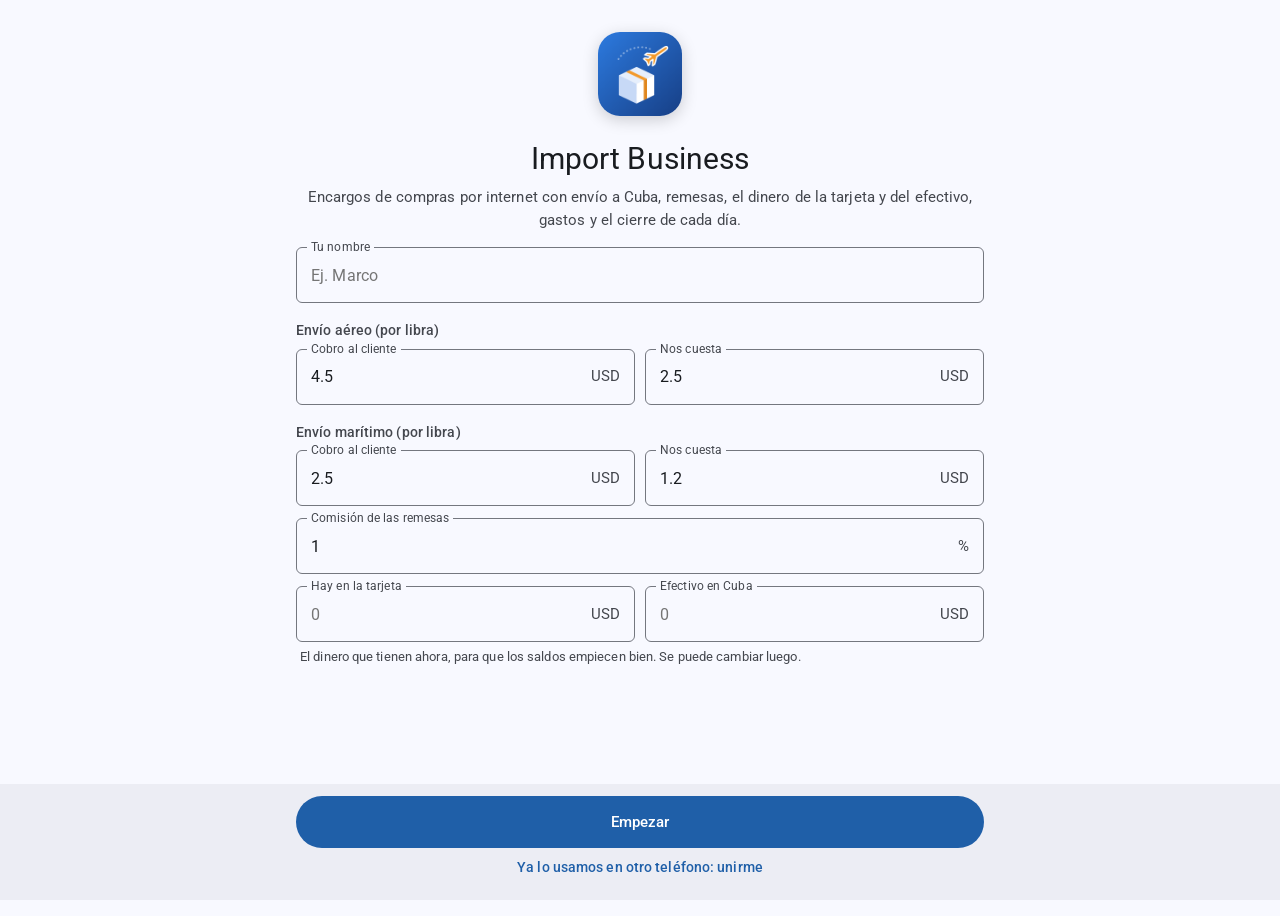
<file: index.html>
<!doctype html>
<html lang="es">
<head>
  <meta charset="utf-8">
  <meta name="viewport" content="width=device-width, initial-scale=1, viewport-fit=cover, interactive-widget=resizes-content">
  <title>Import Business</title>
  <meta name="description" content="Encargos de compras por internet con envío a Cuba, remesas, dinero en tarjeta y efectivo, gastos y cierre del día.">
  <meta name="theme-color" content="#f8f9ff" media="(prefers-color-scheme: light)">
  <meta name="theme-color" content="#111318" media="(prefers-color-scheme: dark)">
  <meta name="mobile-web-app-capable" content="yes">
  <meta name="apple-mobile-web-app-capable" content="yes">
  <meta name="apple-mobile-web-app-status-bar-style" content="default">
  <meta name="apple-mobile-web-app-title" content="Import">
  <meta name="format-detection" content="telephone=no">
  <link rel="icon" type="image/png" sizes="192x192" href="icons/icon-192.png">
  <link rel="apple-touch-icon" href="icons/apple-touch-icon.png">
  <link rel="manifest" href="manifest.webmanifest">
  <script>
    // Diseño según el teléfono: estilo iOS en iPhone/iPad y Material en Android (se puede cambiar en Ajustes o con ?ui=ios|android).
    (function () {
      var h = document.documentElement, o = 'auto', t = 'auto';
      try { o = localStorage.getItem('ib-ui') || 'auto'; t = localStorage.getItem('ib-theme') || 'auto'; } catch (e) {}
      var q = new URLSearchParams(location.search).get('ui');
      if (q === 'ios' || q === 'android') o = q;
      var ios = /iPad|iPhone|iPod/.test(navigator.userAgent) || (navigator.platform === 'MacIntel' && navigator.maxTouchPoints > 1);
      h.classList.add(o === 'ios' || o === 'android' ? o : ios ? 'ios' : 'android');
      if (t === 'light' || t === 'dark') h.dataset.theme = t;
    })();
  </script>
  <link rel="preload" href="fonts/roboto-latin-400-normal.woff2" as="font" type="font/woff2" crossorigin>
  <link rel="stylesheet" href="css/app.css">
  <script type="module" src="js/app.js"></script>
</head>
<body>
  <div id="app"></div>
  <noscript>Esta aplicación necesita JavaScript.</noscript>
</body>
</html>
</file>
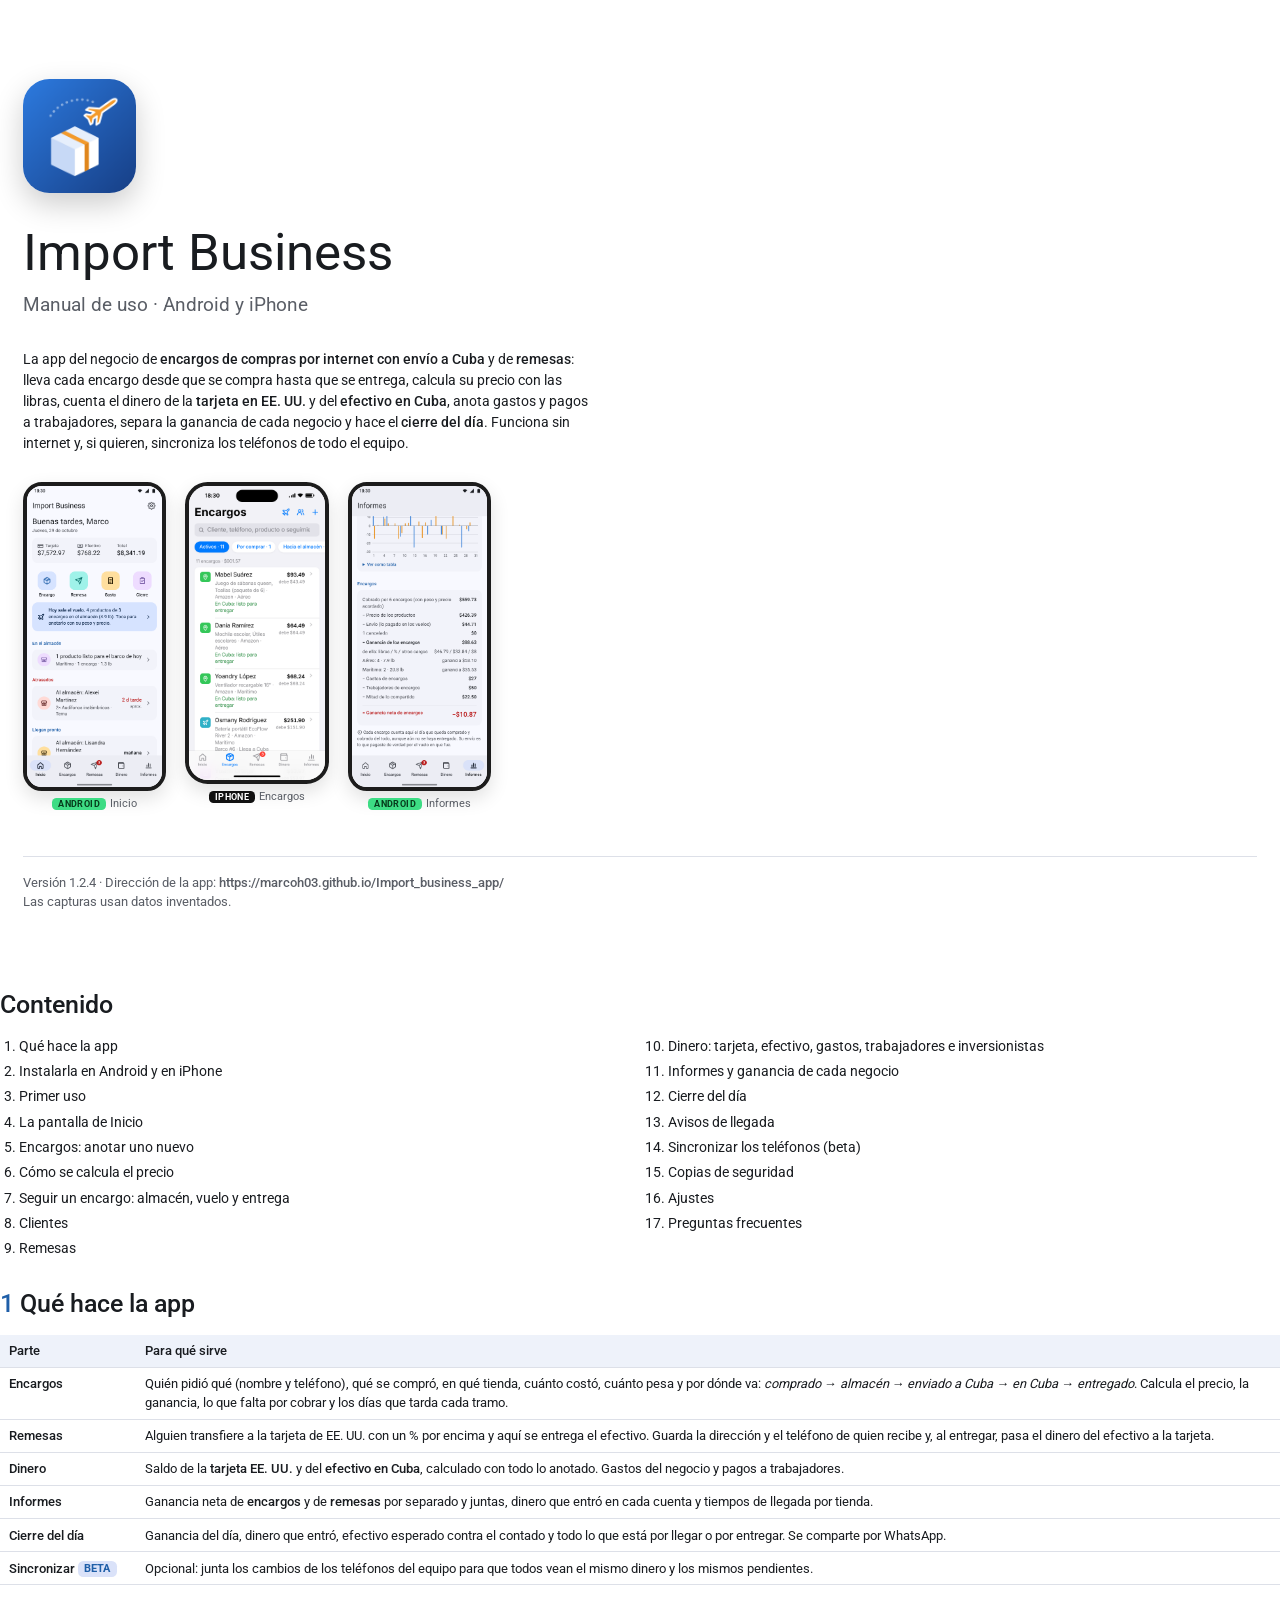
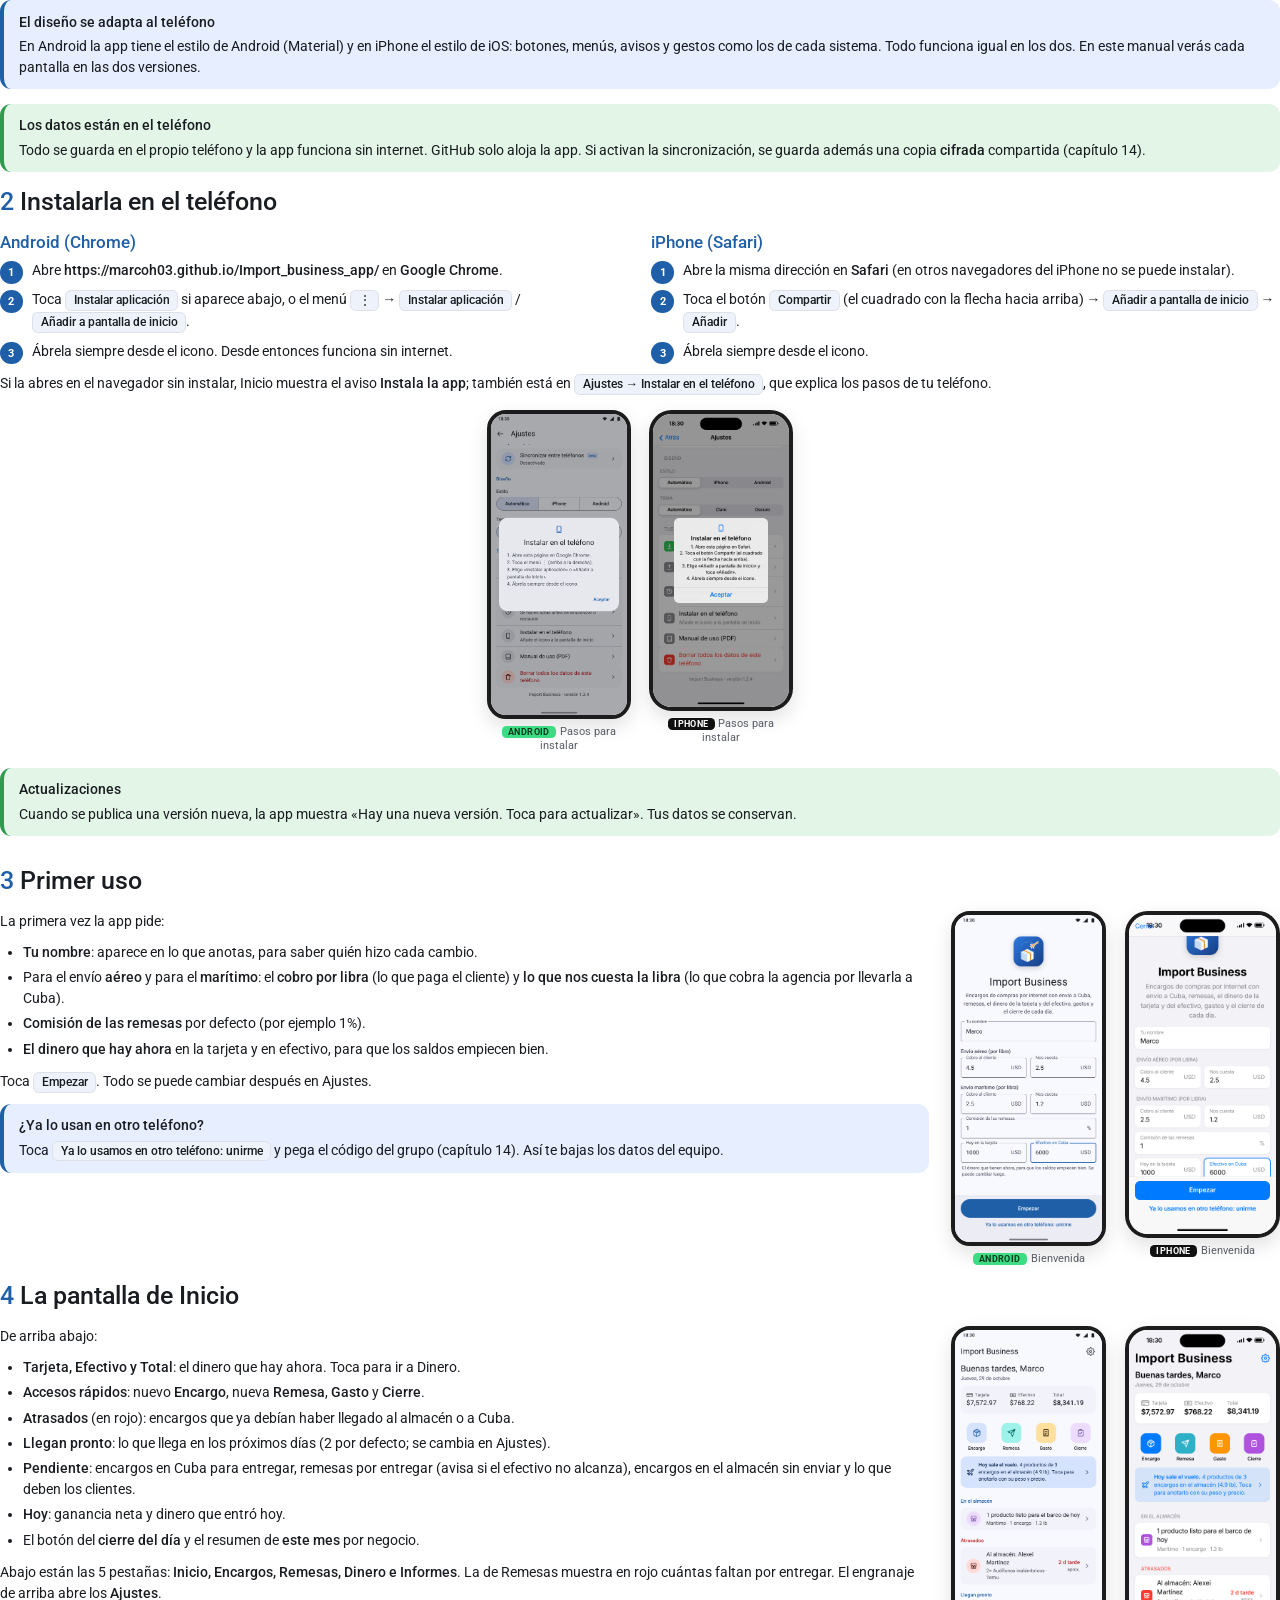
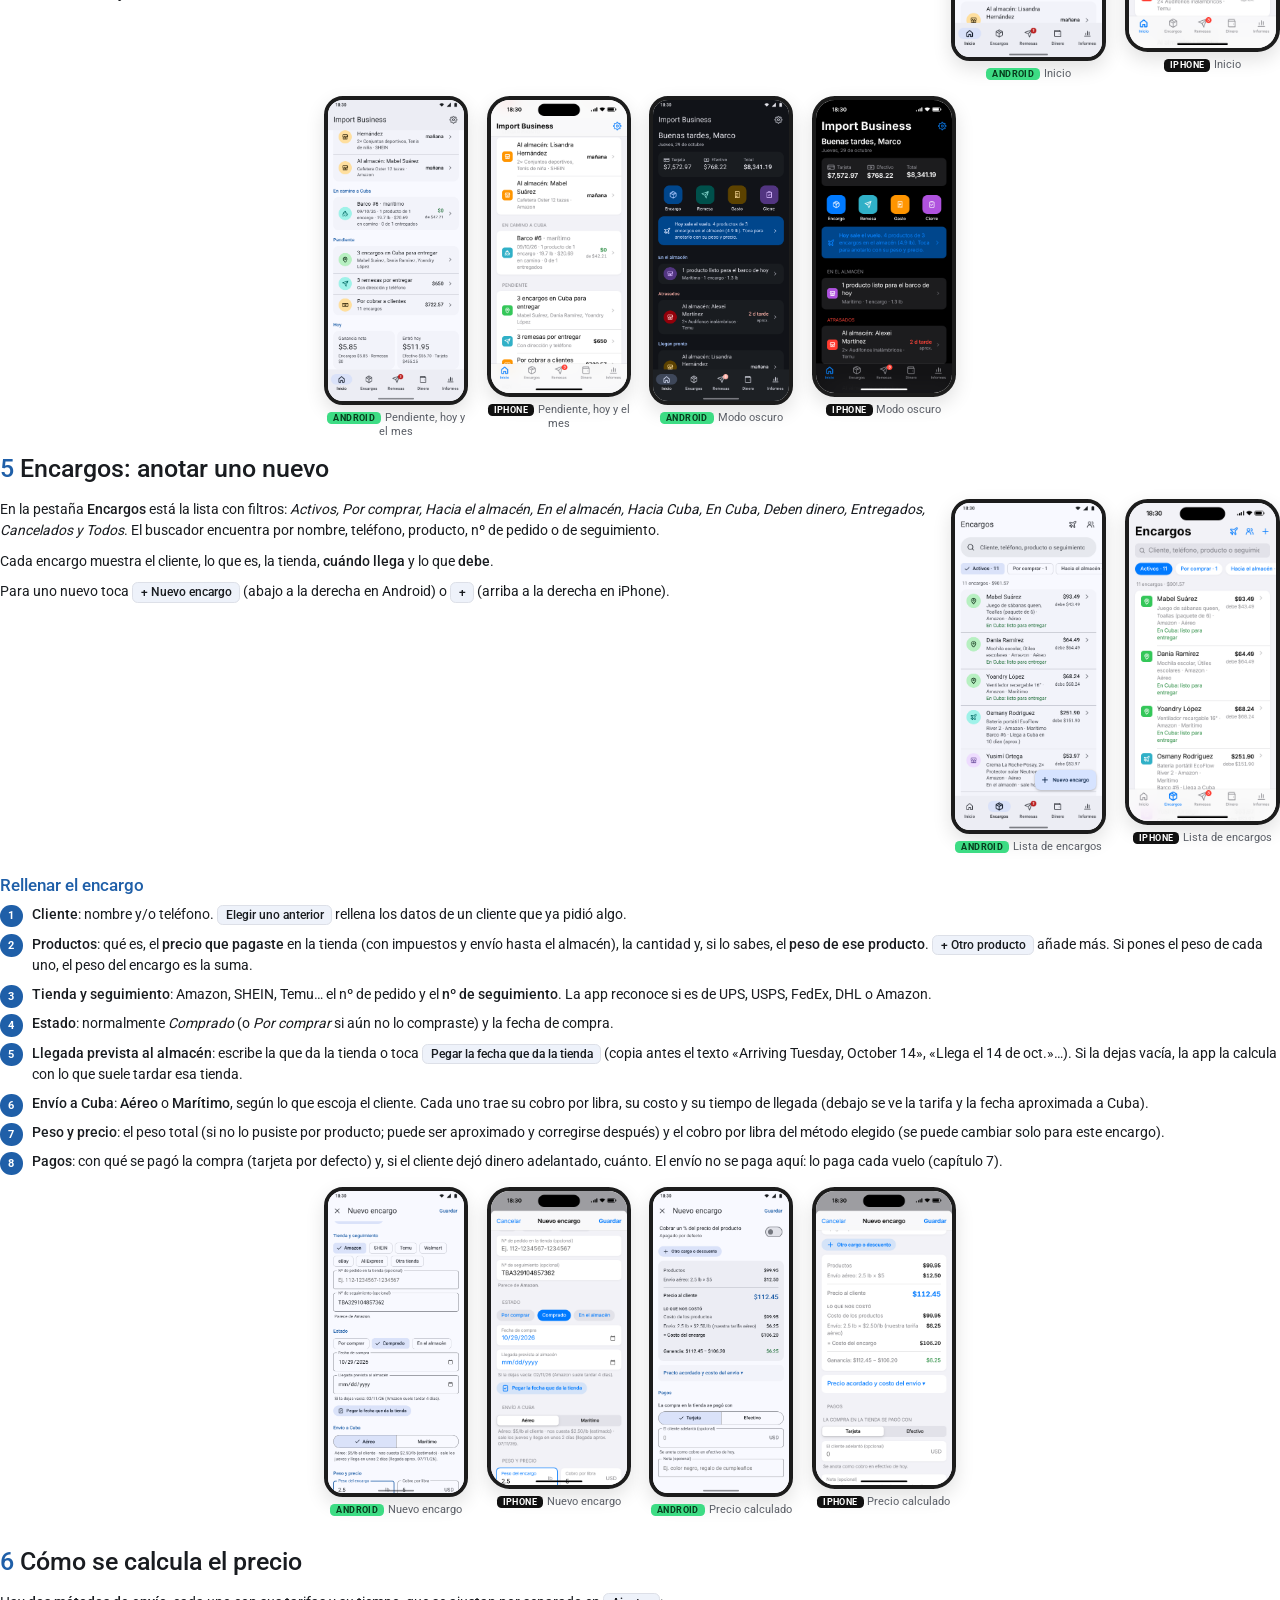
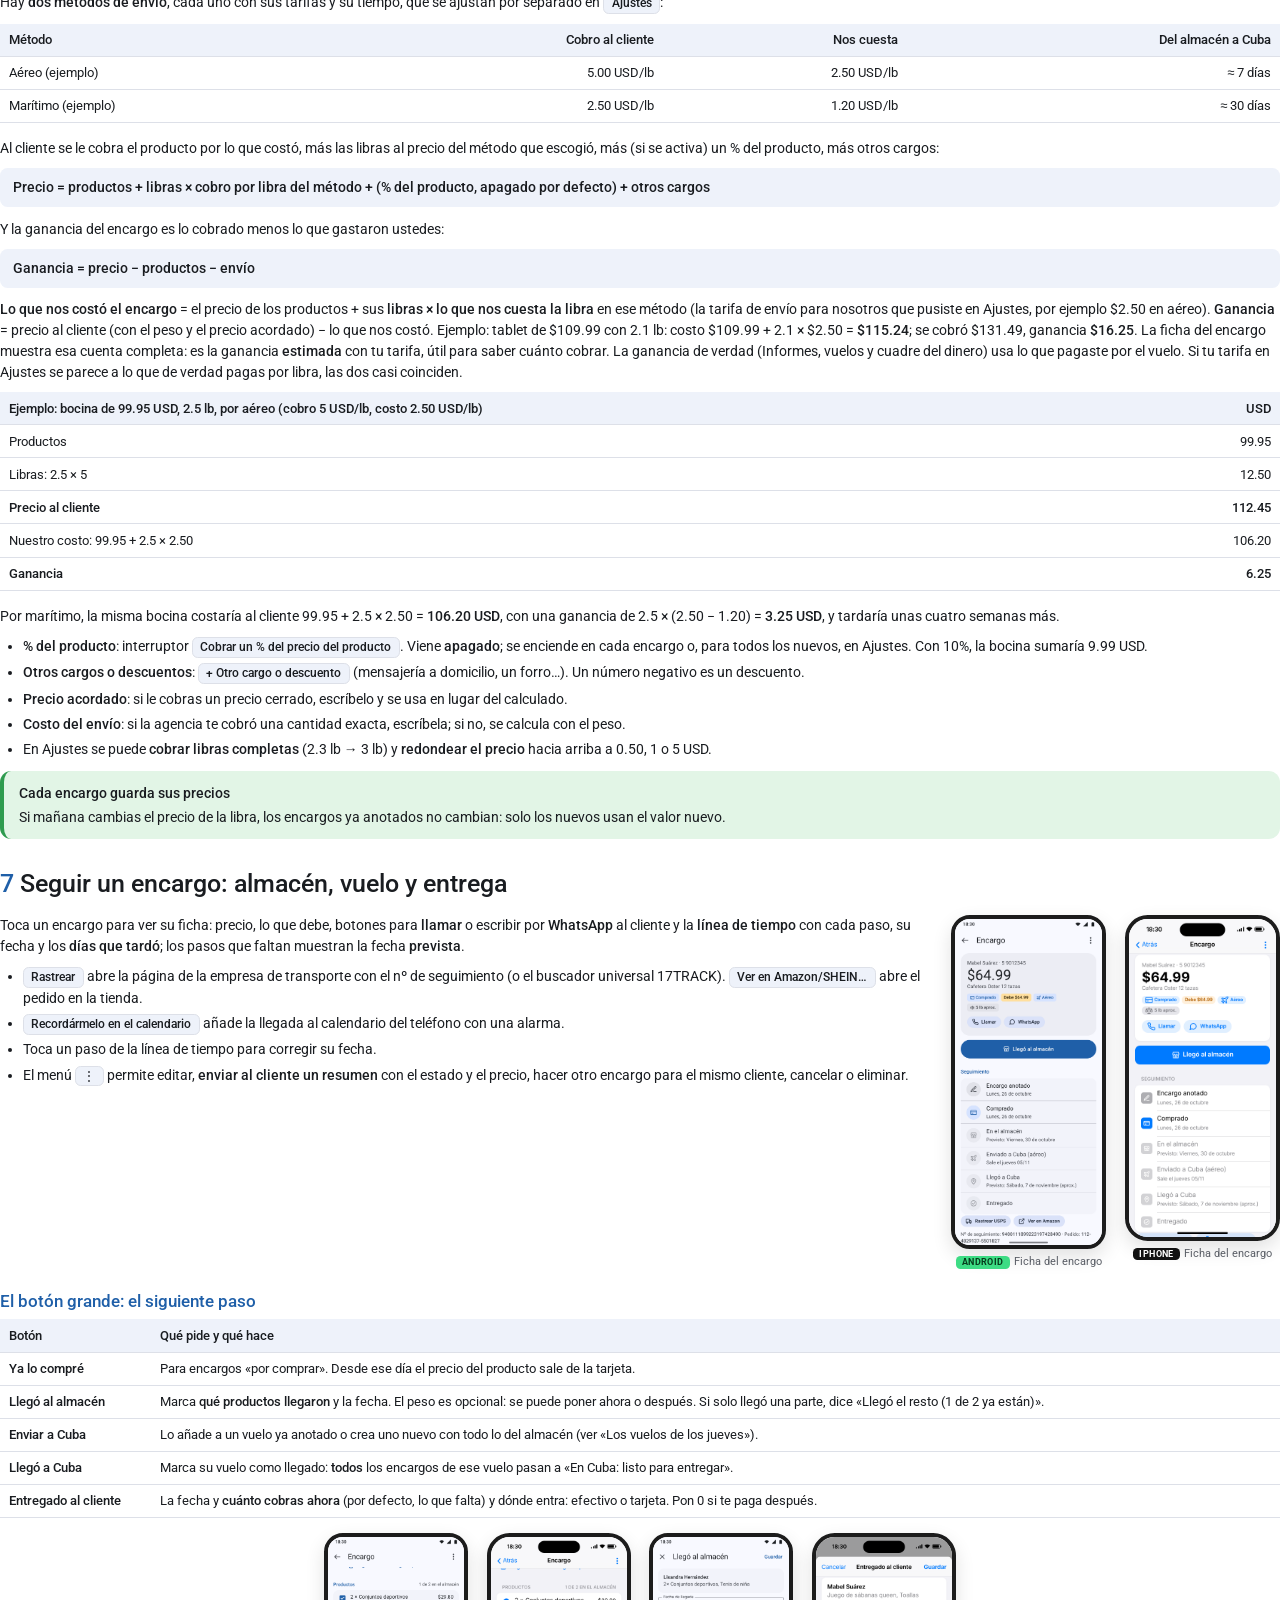
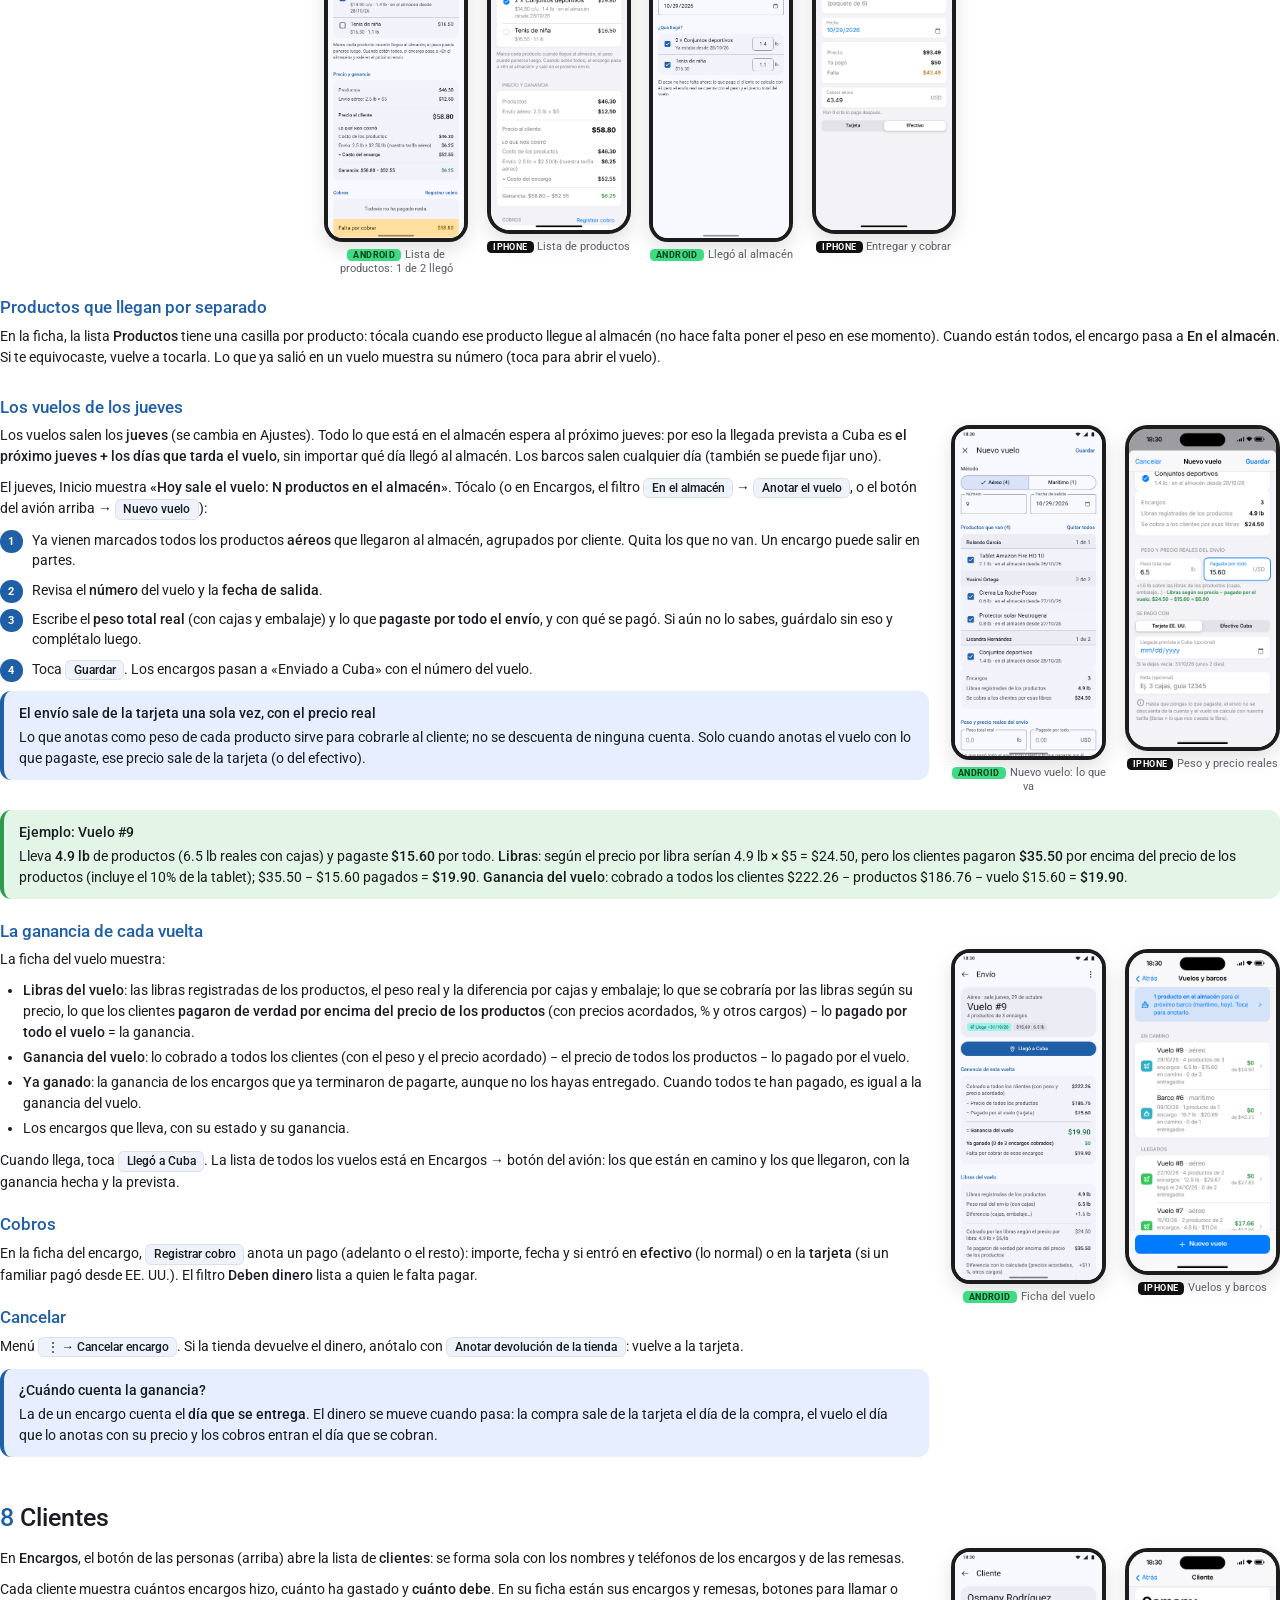
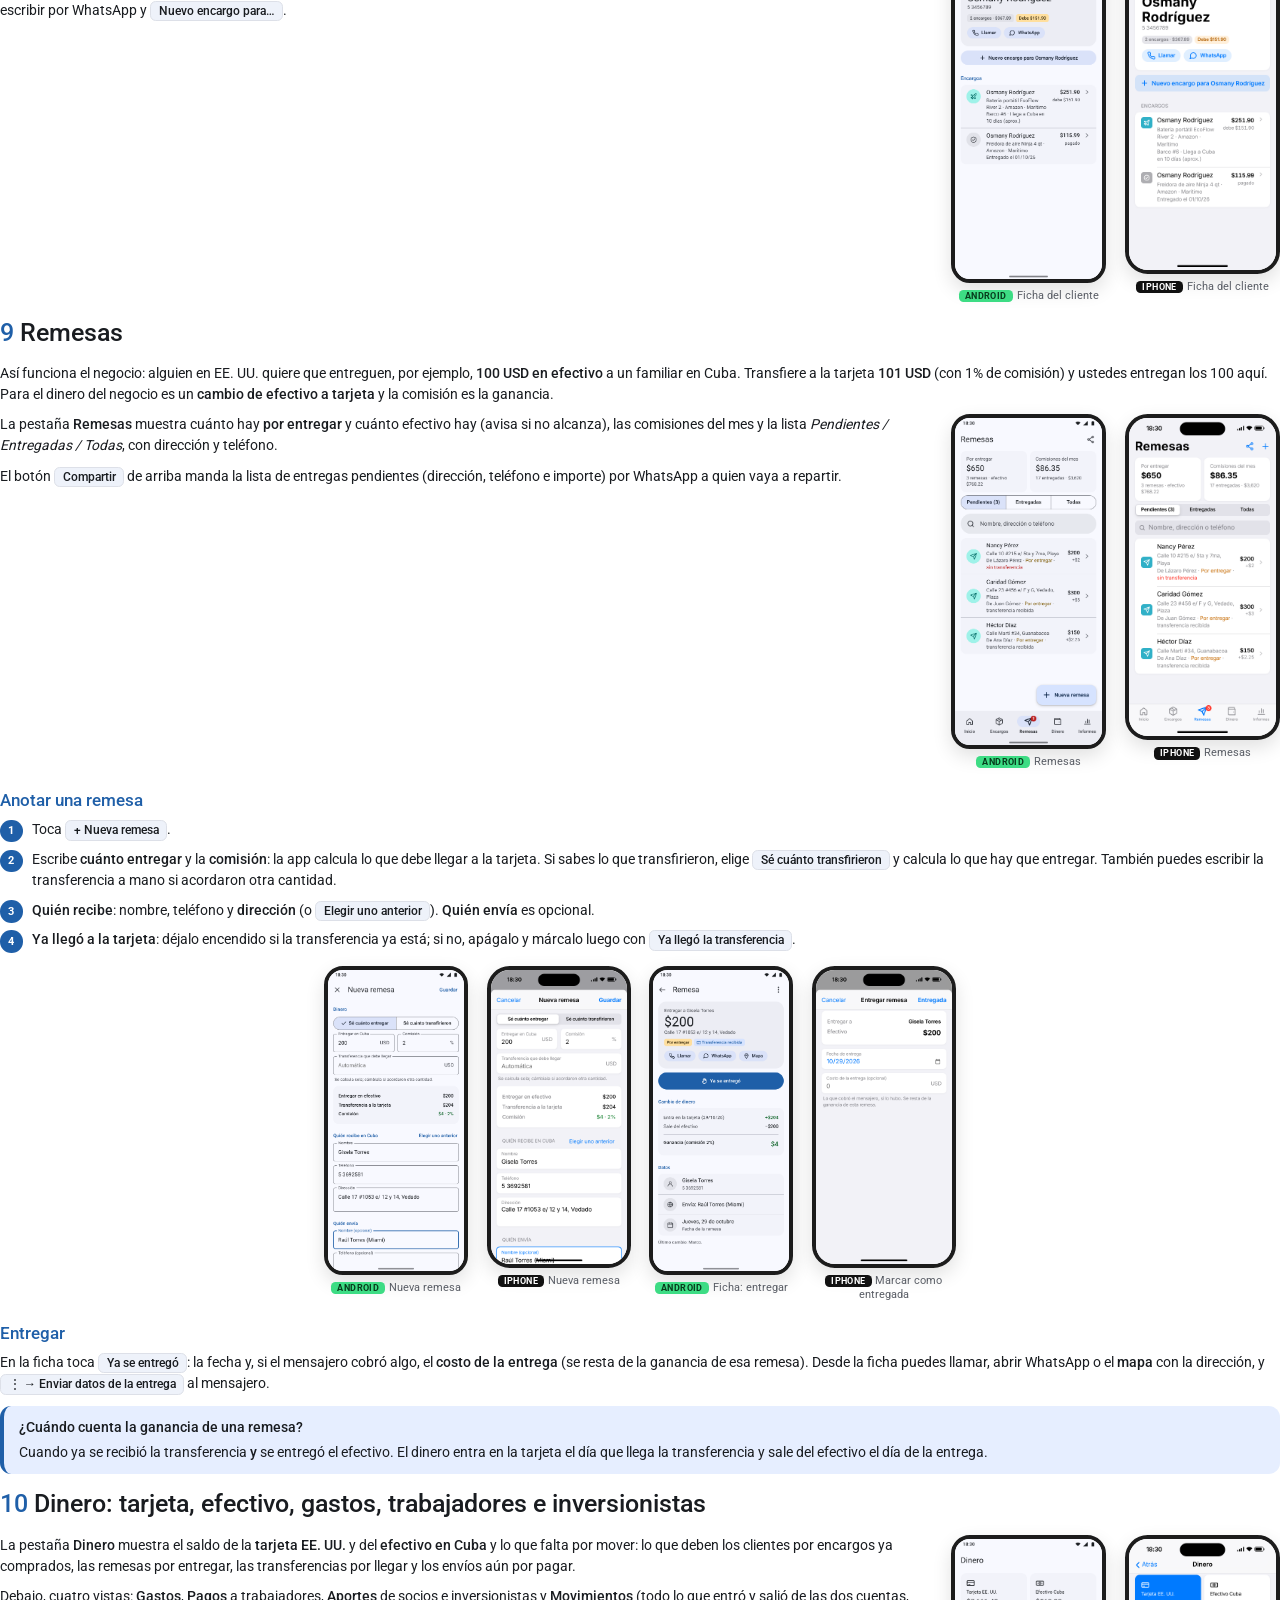
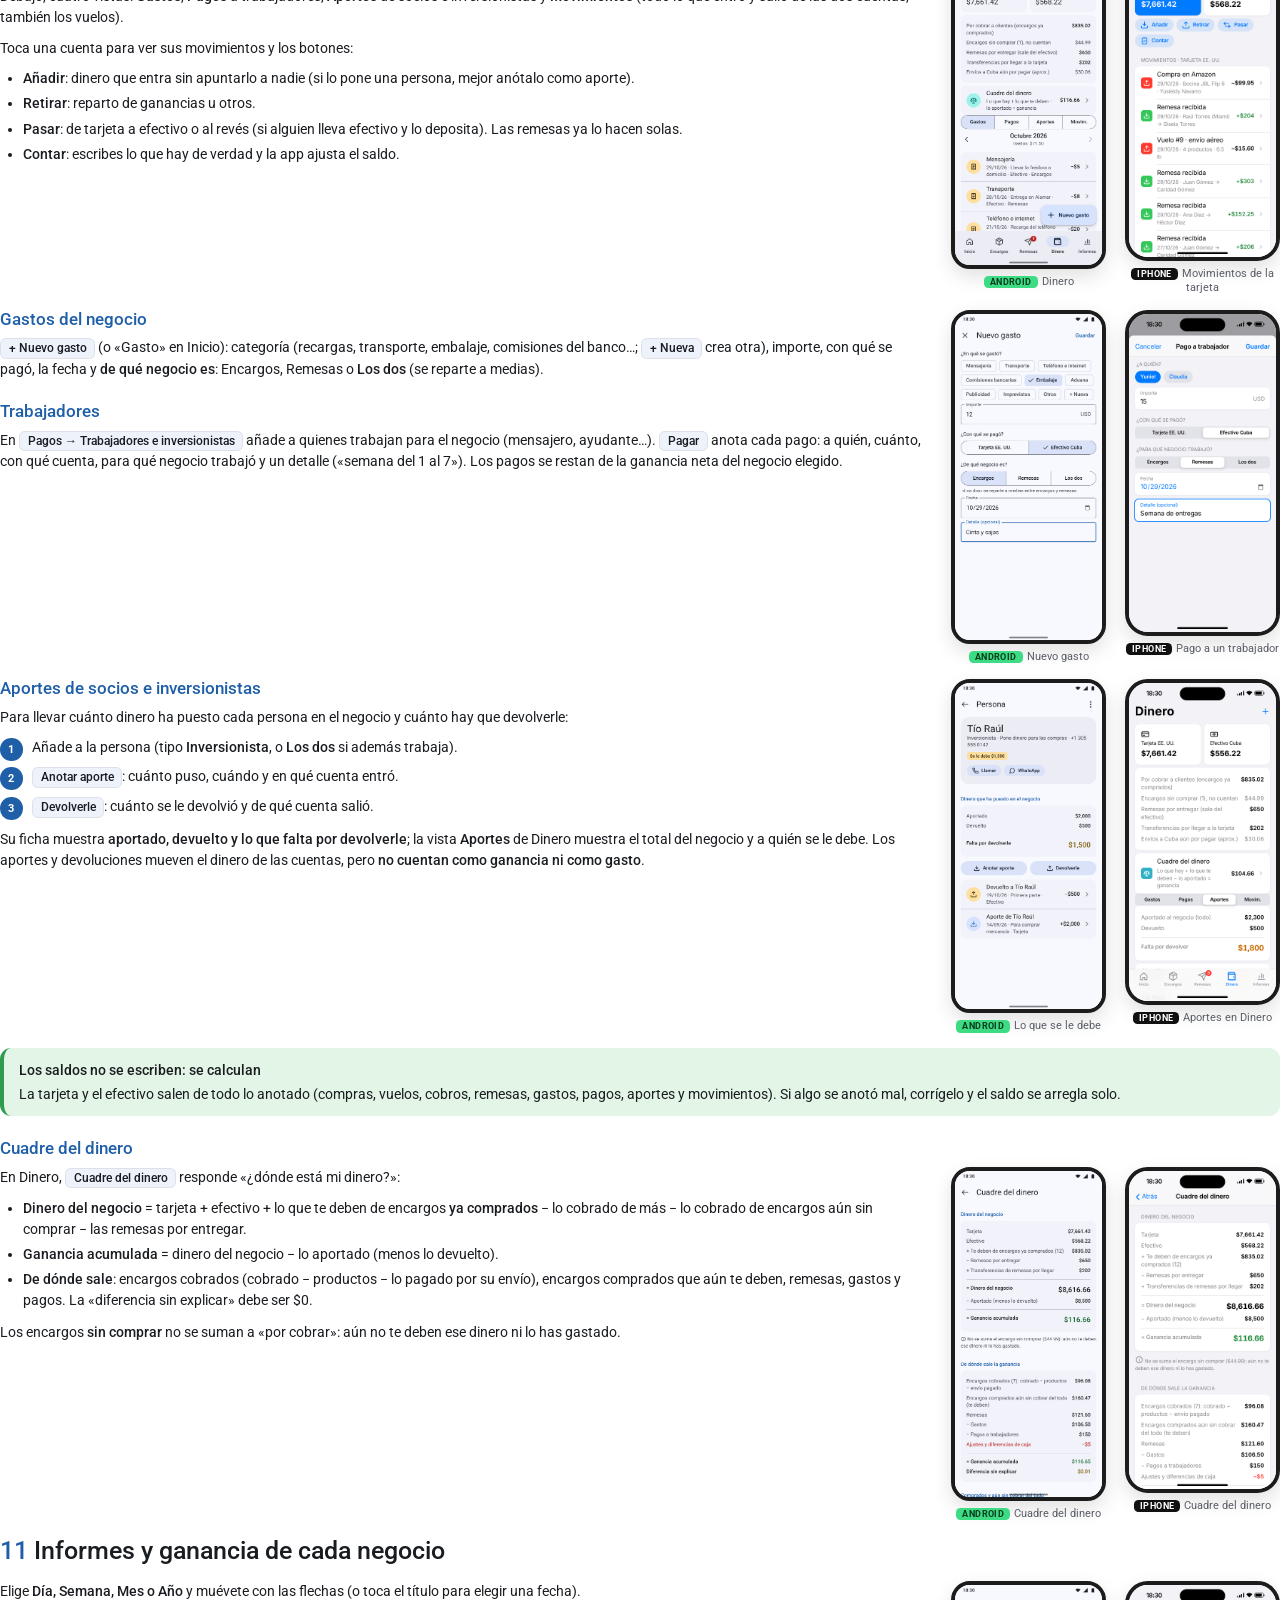
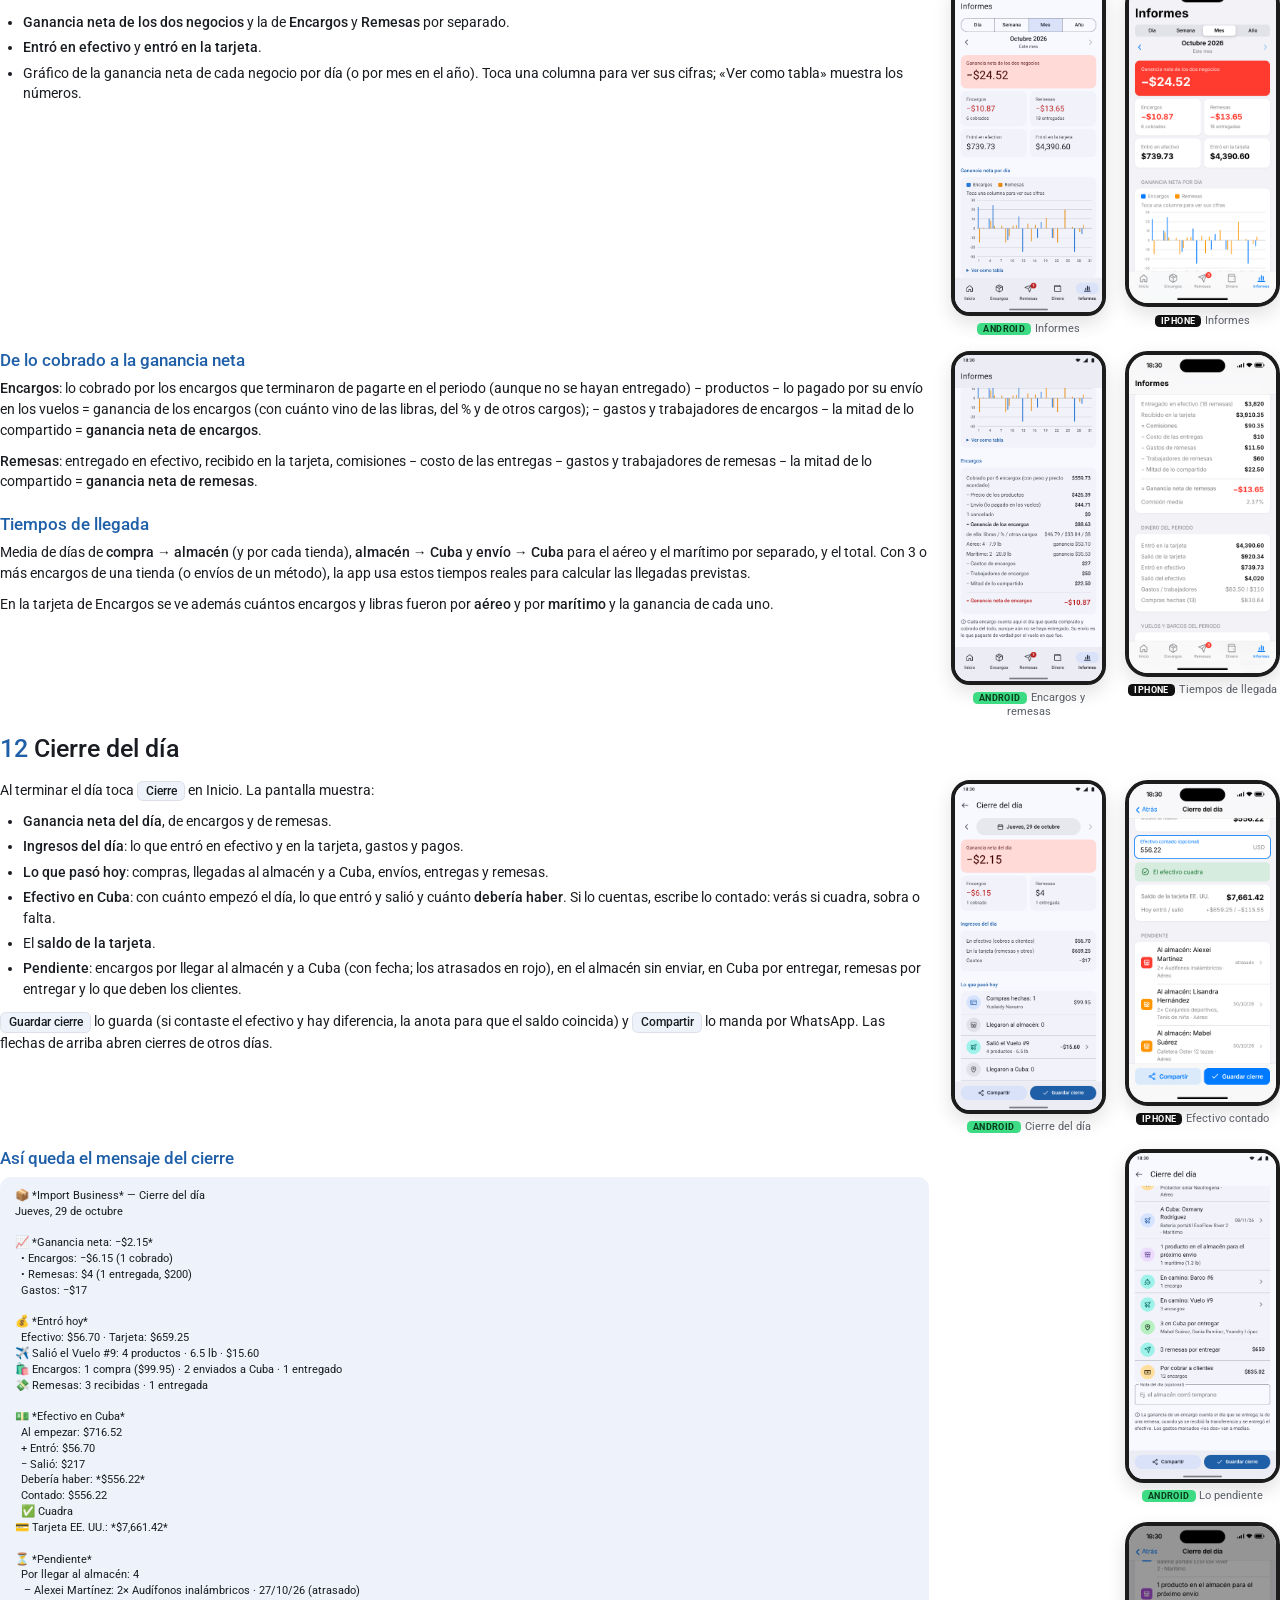
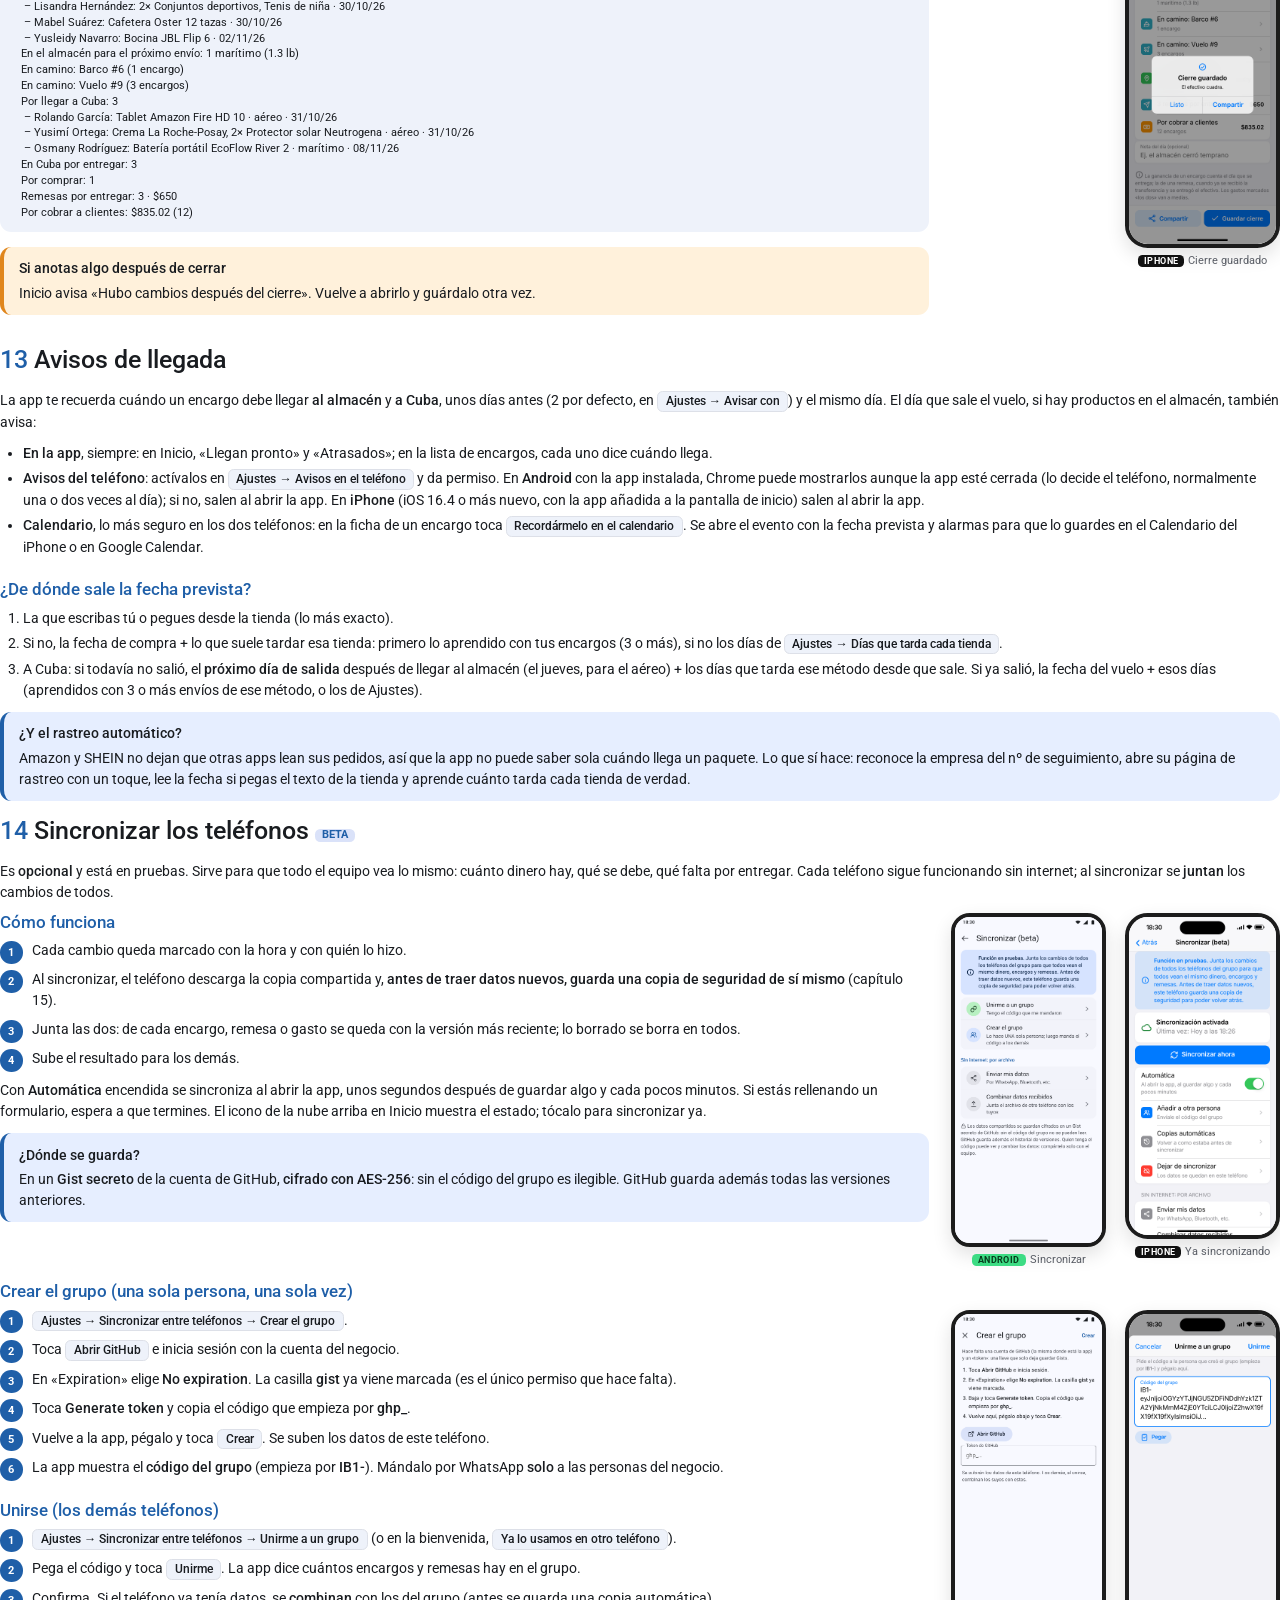
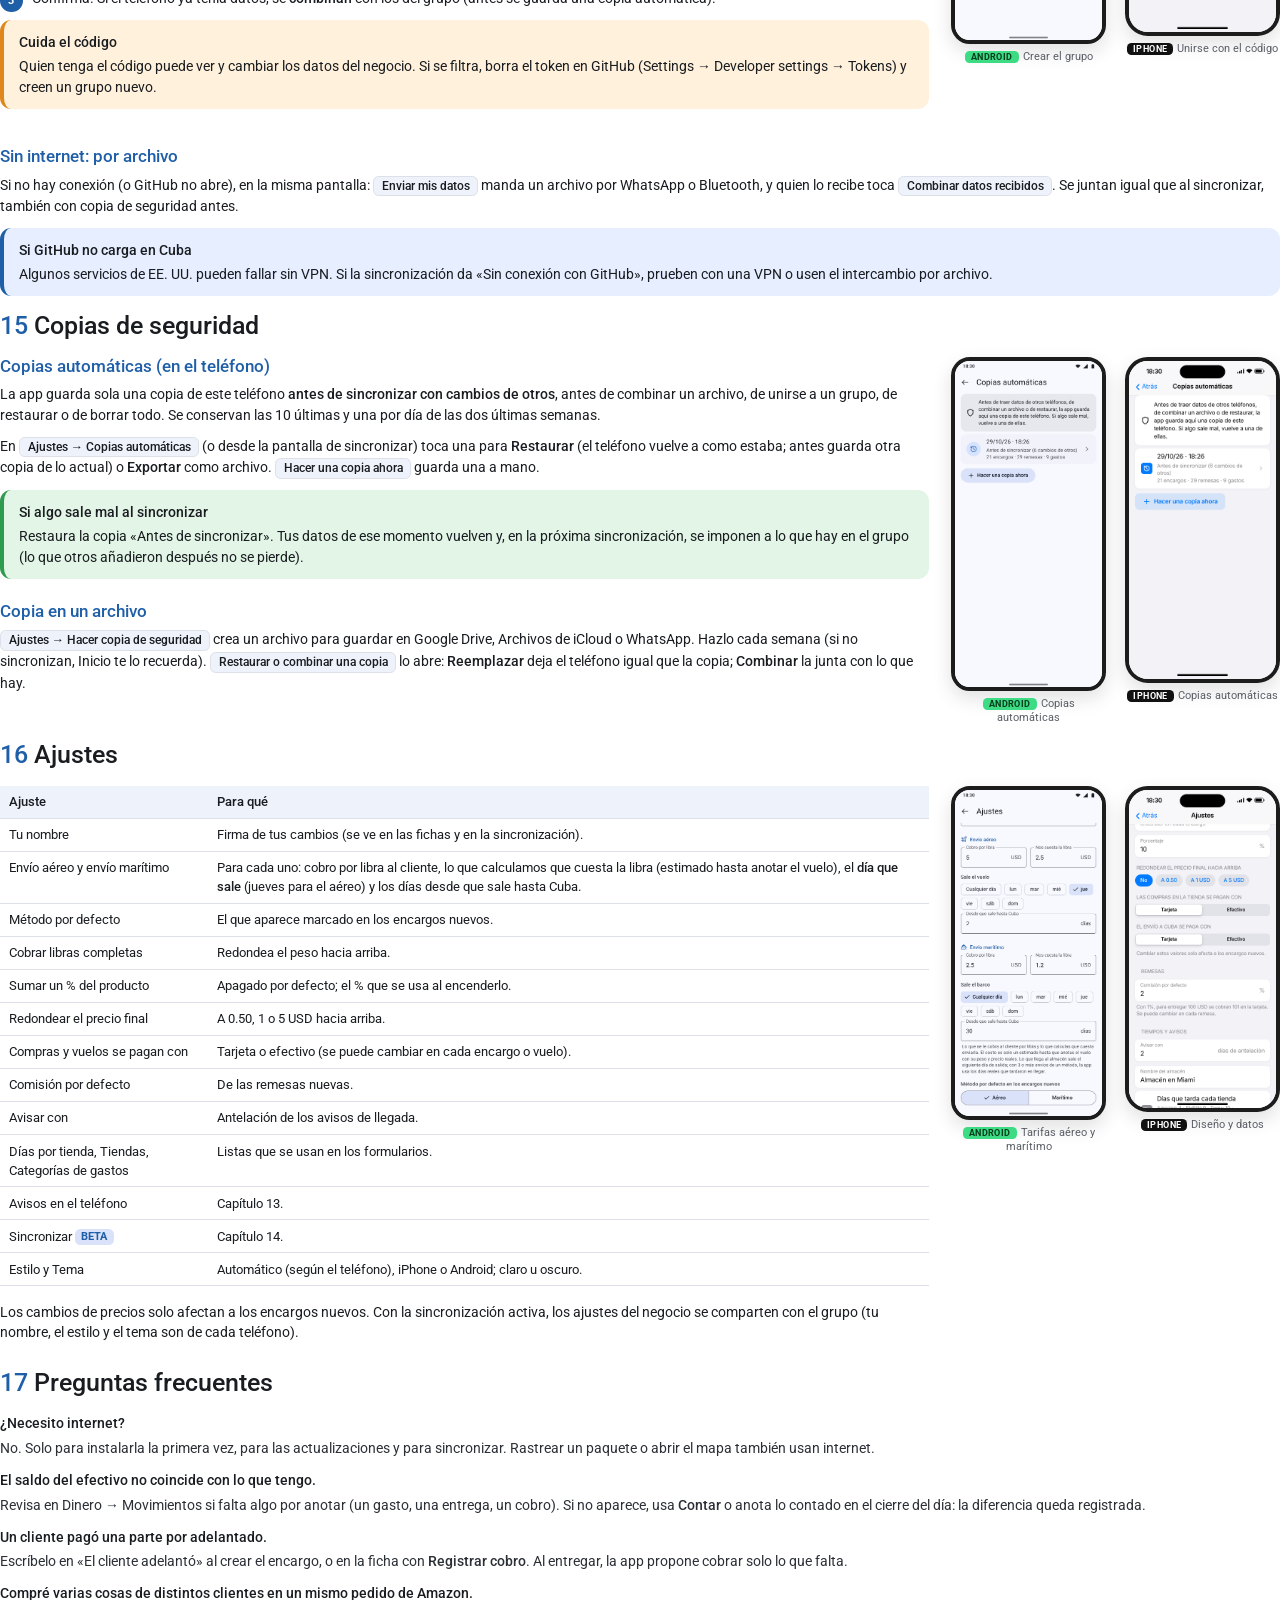
<file: tools/manual.html>
<!doctype html>
<html lang="es">
<head>
<meta charset="utf-8">
<title>Manual de uso · Import Business</title>
<style>
  @font-face { font-family: 'Roboto'; font-weight: 400; src: url(../fonts/roboto-latin-400-normal.woff2) format('woff2'); }
  @font-face { font-family: 'Roboto'; font-weight: 500; src: url(../fonts/roboto-latin-500-normal.woff2) format('woff2'); }
  @font-face { font-family: 'Roboto'; font-weight: 700; src: url(../fonts/roboto-latin-700-normal.woff2) format('woff2'); }
  @page { size: A4; margin: 15mm 15mm 17mm; }
  :root { --ink: #191c20; --muted: #5a5e66; --line: #dde0e8; --blue: #1f5fa8; --soft: #eef2fa; --orange: #e0861c; }
  * { box-sizing: border-box; }
  body { font-family: 'Roboto', Arial, sans-serif; color: var(--ink); font-size: 10.4pt; line-height: 1.5; margin: 0; }
  h1, h2, h3 { line-height: 1.2; font-weight: 500; }
  h2 { font-size: 19pt; margin: 0 0 4mm; break-after: avoid; }
  h2 .n { color: var(--blue); margin-right: 6px; }
  h3 { font-size: 12.5pt; margin: 6mm 0 2mm; break-after: avoid; color: var(--blue); }
  p { margin: 0 0 2.6mm; }
  ul, ol { margin: 0 0 3mm; padding-left: 6mm; }
  li { margin-bottom: 1.2mm; }
  b { font-weight: 500; }
  section { break-before: page; }
  section.cont { break-before: auto; margin-top: 8mm; }
  figure { width: 41mm; margin: 0; text-align: center; break-inside: avoid; }
  figure img { width: 100%; border-radius: 5mm; border: 1.3mm solid #1c1c1c; box-shadow: 0 2mm 5mm rgba(0,0,0,.12); display: block; }
  figure.ios img { border-radius: 6mm; }
  figcaption { font-size: 8pt; color: var(--muted); margin-top: 1.6mm; line-height: 1.3; }
  figcaption .os { display: inline-block; font-weight: 700; font-size: 7pt; letter-spacing: .4px; text-transform: uppercase; padding: 0 1.6mm; border-radius: 1.2mm; margin-right: 1mm; color: #fff; }
  .os.a { background: #3ddc84; color: #073b1c; } .os.i { background: #111; }
  .split { display: grid; grid-template-columns: 1fr 87mm; gap: 6mm; align-items: start; margin-bottom: 4mm; }
  .split .txt > :first-child { margin-top: 0; }
  .pair { display: flex; gap: 5mm; justify-content: flex-end; break-inside: avoid; }
  .row figure { width: 38mm; }
  .row { display: flex; gap: 5mm; justify-content: center; margin: 4mm 0; break-inside: avoid; flex-wrap: wrap; }
  .tip, .warn, .note { border-radius: 3mm; padding: 3mm 4mm; margin: 3mm 0 4mm; break-inside: avoid; }
  .tip { background: #e2f5e6; border-left: 1.2mm solid #2e9b4f; }
  .warn { background: #fff1db; border-left: 1.2mm solid var(--orange); }
  .note { background: #e6eeff; border-left: 1.2mm solid var(--blue); }
  .tip > b:first-child, .warn > b:first-child, .note > b:first-child { display: block; margin-bottom: 1mm; }
  table { border-collapse: collapse; width: 100%; margin: 2mm 0 4mm; font-size: 9.6pt; break-inside: avoid; }
  th, td { text-align: left; padding: 1.7mm 2.3mm; border-bottom: 0.3mm solid var(--line); vertical-align: top; }
  th { background: var(--soft); font-weight: 500; }
  td.num, th.num { text-align: right; font-variant-numeric: tabular-nums; white-space: nowrap; }
  .k { display: inline-block; padding: 0 2mm; border-radius: 1.5mm; background: var(--soft); border: 0.3mm solid var(--line); font-weight: 500; font-size: 9.3pt; white-space: nowrap; }
  .steps { counter-reset: s; list-style: none; padding-left: 0; }
  .steps > li { counter-increment: s; position: relative; padding-left: 8.5mm; margin-bottom: 2.2mm; }
  .steps > li::before { content: counter(s); position: absolute; left: 0; top: 0.2mm; width: 6mm; height: 6mm; border-radius: 50%; background: var(--blue); color: #fff; font-weight: 700; font-size: 8.5pt; display: grid; place-items: center; }
  pre { background: var(--soft); border-radius: 3mm; padding: 3mm 4mm; font-family: inherit; font-size: 8.6pt; line-height: 1.38; white-space: pre-wrap; margin: 2mm 0 4mm; break-inside: avoid; }
  .formula { font-variant-numeric: tabular-nums; background: var(--soft); border-radius: 2mm; padding: 2.4mm 3.5mm; display: block; margin: 1.5mm 0 3mm; font-weight: 500; }
  .cover { height: 262mm; display: flex; flex-direction: column; justify-content: center; align-items: flex-start; padding: 0 6mm; break-after: page; }
  .cover img.logo { width: 30mm; border-radius: 7mm; box-shadow: 0 3mm 8mm rgba(0,0,0,.2); }
  .cover h1 { font-size: 38pt; margin: 8mm 0 2mm; font-weight: 400; }
  .cover .sub { font-size: 14pt; color: var(--muted); margin-bottom: 8mm; }
  .cover .meta { font-size: 9.6pt; color: var(--muted); border-top: 0.3mm solid var(--line); padding-top: 4mm; width: 100%; margin-top: 8mm; }
  .toc { columns: 2; column-gap: 10mm; padding-left: 5mm; }
  .toc li { break-inside: avoid; }
  .faq dt { font-weight: 500; margin-top: 3mm; break-after: avoid; }
  .faq dd { margin: 1mm 0 0 0; color: #2b2f36; }
  .two { display: grid; grid-template-columns: 1fr 1fr; gap: 6mm; }
  .badge { display: inline-block; font-size: 8pt; font-weight: 700; padding: 0 1.8mm; border-radius: 1.4mm; background: #dae2f9; color: var(--blue); vertical-align: 1px; }
</style>
</head>
<body>

<div class="cover">
  <img class="logo" src="../icons/icon-512.png" alt="">
  <h1>Import Business</h1>
  <div class="sub">Manual de uso · Android y iPhone</div>
  <p style="max-width:150mm">La app del negocio de <b>encargos de compras por internet con envío a Cuba</b> y de <b>remesas</b>: lleva cada encargo desde que se compra hasta que se entrega, calcula su precio con las libras, cuenta el dinero de la <b>tarjeta en EE. UU.</b> y del <b>efectivo en Cuba</b>, anota gastos y pagos a trabajadores, separa la ganancia de cada negocio y hace el <b>cierre del día</b>. Funciona sin internet y, si quieren, sincroniza los teléfonos de todo el equipo.</p>
  <div class="row" style="justify-content:flex-start;margin-top:5mm">
    <figure><img src="../preview/android/01-inicio.png" alt=""><figcaption><span class="os a">Android</span>Inicio</figcaption></figure>
    <figure class="ios"><img src="../preview/ios/10-encargos.png" alt=""><figcaption><span class="os i">iPhone</span>Encargos</figcaption></figure>
    <figure><img src="../preview/android/51-informes-negocios.png" alt=""><figcaption><span class="os a">Android</span>Informes</figcaption></figure>
  </div>
  <div class="meta">Versión 1.2.4 · Dirección de la app: <b>https://marcoh03.github.io/Import_business_app/</b><br>Las capturas usan datos inventados.</div>
</div>

<section style="break-before:auto">
  <h2>Contenido</h2>
  <ol class="toc">
    <li>Qué hace la app</li>
    <li>Instalarla en Android y en iPhone</li>
    <li>Primer uso</li>
    <li>La pantalla de Inicio</li>
    <li>Encargos: anotar uno nuevo</li>
    <li>Cómo se calcula el precio</li>
    <li>Seguir un encargo: almacén, vuelo y entrega</li>
    <li>Clientes</li>
    <li>Remesas</li>
    <li>Dinero: tarjeta, efectivo, gastos, trabajadores e inversionistas</li>
    <li>Informes y ganancia de cada negocio</li>
    <li>Cierre del día</li>
    <li>Avisos de llegada</li>
    <li>Sincronizar los teléfonos (beta)</li>
    <li>Copias de seguridad</li>
    <li>Ajustes</li>
    <li>Preguntas frecuentes</li>
  </ol>

  <section class="cont">
    <h2><span class="n">1</span>Qué hace la app</h2>
    <table>
      <tr><th style="width:36mm">Parte</th><th>Para qué sirve</th></tr>
      <tr><td><b>Encargos</b></td><td>Quién pidió qué (nombre y teléfono), qué se compró, en qué tienda, cuánto costó, cuánto pesa y por dónde va: <i>comprado → almacén → enviado a Cuba → en Cuba → entregado</i>. Calcula el precio, la ganancia, lo que falta por cobrar y los días que tarda cada tramo.</td></tr>
      <tr><td><b>Remesas</b></td><td>Alguien transfiere a la tarjeta de EE. UU. con un % por encima y aquí se entrega el efectivo. Guarda la dirección y el teléfono de quien recibe y, al entregar, pasa el dinero del efectivo a la tarjeta.</td></tr>
      <tr><td><b>Dinero</b></td><td>Saldo de la <b>tarjeta EE. UU.</b> y del <b>efectivo en Cuba</b>, calculado con todo lo anotado. Gastos del negocio y pagos a trabajadores.</td></tr>
      <tr><td><b>Informes</b></td><td>Ganancia neta de <b>encargos</b> y de <b>remesas</b> por separado y juntas, dinero que entró en cada cuenta y tiempos de llegada por tienda.</td></tr>
      <tr><td><b>Cierre del día</b></td><td>Ganancia del día, dinero que entró, efectivo esperado contra el contado y todo lo que está por llegar o por entregar. Se comparte por WhatsApp.</td></tr>
      <tr><td><b>Sincronizar</b> <span class="badge">BETA</span></td><td>Opcional: junta los cambios de los teléfonos del equipo para que todos vean el mismo dinero y los mismos pendientes.</td></tr>
    </table>
    <div class="note"><b>El diseño se adapta al teléfono</b>En Android la app tiene el estilo de Android (Material) y en iPhone el estilo de iOS: botones, menús, avisos y gestos como los de cada sistema. Todo funciona igual en los dos. En este manual verás cada pantalla en las dos versiones.</div>
    <div class="tip"><b>Los datos están en el teléfono</b>Todo se guarda en el propio teléfono y la app funciona sin internet. GitHub solo aloja la app. Si activan la sincronización, se guarda además una copia <b>cifrada</b> compartida (capítulo 14).</div>
  </section>
</section>

<section>
  <h2><span class="n">2</span>Instalarla en el teléfono</h2>
  <div class="two">
    <div>
      <h3 style="margin-top:0">Android (Chrome)</h3>
      <ol class="steps">
        <li>Abre <b>https://marcoh03.github.io/Import_business_app/</b> en <b>Google Chrome</b>.</li>
        <li>Toca <span class="k">Instalar aplicación</span> si aparece abajo, o el menú <span class="k">⋮</span> → <span class="k">Instalar aplicación</span> / <span class="k">Añadir a pantalla de inicio</span>.</li>
        <li>Ábrela siempre desde el icono. Desde entonces funciona sin internet.</li>
      </ol>
    </div>
    <div>
      <h3 style="margin-top:0">iPhone (Safari)</h3>
      <ol class="steps">
        <li>Abre la misma dirección en <b>Safari</b> (en otros navegadores del iPhone no se puede instalar).</li>
        <li>Toca el botón <span class="k">Compartir</span> (el cuadrado con la flecha hacia arriba) → <span class="k">Añadir a pantalla de inicio</span> → <span class="k">Añadir</span>.</li>
        <li>Ábrela siempre desde el icono.</li>
      </ol>
    </div>
  </div>
  <p>Si la abres en el navegador sin instalar, Inicio muestra el aviso <b>Instala la app</b>; también está en <span class="k">Ajustes → Instalar en el teléfono</span>, que explica los pasos de tu teléfono.</p>
  <div class="row">
    <figure><img src="../preview/android/80-instalar.png" alt=""><figcaption><span class="os a">Android</span>Pasos para instalar</figcaption></figure>
    <figure class="ios"><img src="../preview/ios/80-instalar.png" alt=""><figcaption><span class="os i">iPhone</span>Pasos para instalar</figcaption></figure>
  </div>
  <div class="tip"><b>Actualizaciones</b>Cuando se publica una versión nueva, la app muestra «Hay una nueva versión. Toca para actualizar». Tus datos se conservan.</div>

  <section class="cont">
    <h2><span class="n">3</span>Primer uso</h2>
    <div class="split">
      <div class="txt">
        <p>La primera vez la app pide:</p>
        <ul>
          <li><b>Tu nombre</b>: aparece en lo que anotas, para saber quién hizo cada cambio.</li>
          <li>Para el envío <b>aéreo</b> y para el <b>marítimo</b>: el <b>cobro por libra</b> (lo que paga el cliente) y <b>lo que nos cuesta la libra</b> (lo que cobra la agencia por llevarla a Cuba).</li>
          <li><b>Comisión de las remesas</b> por defecto (por ejemplo 1%).</li>
          <li><b>El dinero que hay ahora</b> en la tarjeta y en efectivo, para que los saldos empiecen bien.</li>
        </ul>
        <p>Toca <span class="k">Empezar</span>. Todo se puede cambiar después en Ajustes.</p>
        <div class="note"><b>¿Ya lo usan en otro teléfono?</b>Toca <span class="k">Ya lo usamos en otro teléfono: unirme</span> y pega el código del grupo (capítulo 14). Así te bajas los datos del equipo.</div>
      </div>
      <div class="pair">
        <figure><img src="../preview/android/00-bienvenida.png" alt=""><figcaption><span class="os a">Android</span>Bienvenida</figcaption></figure>
        <figure class="ios"><img src="../preview/ios/00-bienvenida.png" alt=""><figcaption><span class="os i">iPhone</span>Bienvenida</figcaption></figure>
      </div>
    </div>
  </section>
</section>

<section>
  <h2><span class="n">4</span>La pantalla de Inicio</h2>
  <div class="split">
    <div class="txt">
      <p>De arriba abajo:</p>
      <ul>
        <li><b>Tarjeta, Efectivo y Total</b>: el dinero que hay ahora. Toca para ir a Dinero.</li>
        <li><b>Accesos rápidos</b>: nuevo <b>Encargo</b>, nueva <b>Remesa</b>, <b>Gasto</b> y <b>Cierre</b>.</li>
        <li><b>Atrasados</b> (en rojo): encargos que ya debían haber llegado al almacén o a Cuba.</li>
        <li><b>Llegan pronto</b>: lo que llega en los próximos días (2 por defecto; se cambia en Ajustes).</li>
        <li><b>Pendiente</b>: encargos en Cuba para entregar, remesas por entregar (avisa si el efectivo no alcanza), encargos en el almacén sin enviar y lo que deben los clientes.</li>
        <li><b>Hoy</b>: ganancia neta y dinero que entró hoy.</li>
        <li>El botón del <b>cierre del día</b> y el resumen de <b>este mes</b> por negocio.</li>
      </ul>
      <p>Abajo están las 5 pestañas: <b>Inicio, Encargos, Remesas, Dinero e Informes</b>. La de Remesas muestra en rojo cuántas faltan por entregar. El engranaje de arriba abre los <b>Ajustes</b>.</p>
    </div>
    <div class="pair">
      <figure><img src="../preview/android/01-inicio.png" alt=""><figcaption><span class="os a">Android</span>Inicio</figcaption></figure>
      <figure class="ios"><img src="../preview/ios/01-inicio.png" alt=""><figcaption><span class="os i">iPhone</span>Inicio</figcaption></figure>
    </div>
  </div>
  <div class="row">
    <figure><img src="../preview/android/02-inicio-abajo.png" alt=""><figcaption><span class="os a">Android</span>Pendiente, hoy y el mes</figcaption></figure>
    <figure class="ios"><img src="../preview/ios/02-inicio-abajo.png" alt=""><figcaption><span class="os i">iPhone</span>Pendiente, hoy y el mes</figcaption></figure>
    <figure><img src="../preview/android/70-inicio-oscuro.png" alt=""><figcaption><span class="os a">Android</span>Modo oscuro</figcaption></figure>
    <figure class="ios"><img src="../preview/ios/70-inicio-oscuro.png" alt=""><figcaption><span class="os i">iPhone</span>Modo oscuro</figcaption></figure>
  </div>
</section>

<section>
  <h2><span class="n">5</span>Encargos: anotar uno nuevo</h2>
  <div class="split">
    <div class="txt">
      <p>En la pestaña <b>Encargos</b> está la lista con filtros: <i>Activos, Por comprar, Hacia el almacén, En el almacén, Hacia Cuba, En Cuba, Deben dinero, Entregados, Cancelados y Todos</i>. El buscador encuentra por nombre, teléfono, producto, nº de pedido o de seguimiento.</p>
      <p>Cada encargo muestra el cliente, lo que es, la tienda, <b>cuándo llega</b> y lo que <b>debe</b>.</p>
      <p>Para uno nuevo toca <span class="k">+ Nuevo encargo</span> (abajo a la derecha en Android) o <span class="k">+</span> (arriba a la derecha en iPhone).</p>
    </div>
    <div class="pair">
      <figure><img src="../preview/android/10-encargos.png" alt=""><figcaption><span class="os a">Android</span>Lista de encargos</figcaption></figure>
      <figure class="ios"><img src="../preview/ios/10-encargos.png" alt=""><figcaption><span class="os i">iPhone</span>Lista de encargos</figcaption></figure>
    </div>
  </div>
  <h3>Rellenar el encargo</h3>
  <ol class="steps">
    <li><b>Cliente</b>: nombre y/o teléfono. <span class="k">Elegir uno anterior</span> rellena los datos de un cliente que ya pidió algo.</li>
    <li><b>Productos</b>: qué es, el <b>precio que pagaste</b> en la tienda (con impuestos y envío hasta el almacén), la cantidad y, si lo sabes, el <b>peso de ese producto</b>. <span class="k">+ Otro producto</span> añade más. Si pones el peso de cada uno, el peso del encargo es la suma.</li>
    <li><b>Tienda y seguimiento</b>: Amazon, SHEIN, Temu… el nº de pedido y el <b>nº de seguimiento</b>. La app reconoce si es de UPS, USPS, FedEx, DHL o Amazon.</li>
    <li><b>Estado</b>: normalmente <i>Comprado</i> (o <i>Por comprar</i> si aún no lo compraste) y la fecha de compra.</li>
    <li><b>Llegada prevista al almacén</b>: escribe la que da la tienda o toca <span class="k">Pegar la fecha que da la tienda</span> (copia antes el texto «Arriving Tuesday, October 14», «Llega el 14 de oct.»…). Si la dejas vacía, la app la calcula con lo que suele tardar esa tienda.</li>
    <li><b>Envío a Cuba</b>: <b>Aéreo</b> o <b>Marítimo</b>, según lo que escoja el cliente. Cada uno trae su cobro por libra, su costo y su tiempo de llegada (debajo se ve la tarifa y la fecha aproximada a Cuba).</li>
    <li><b>Peso y precio</b>: el peso total (si no lo pusiste por producto; puede ser aproximado y corregirse después) y el cobro por libra del método elegido (se puede cambiar solo para este encargo).</li>
    <li><b>Pagos</b>: con qué se pagó la compra (tarjeta por defecto) y, si el cliente dejó dinero adelantado, cuánto. El envío no se paga aquí: lo paga cada vuelo (capítulo 7).</li>
  </ol>
  <div class="row">
    <figure><img src="../preview/android/11-nuevo-encargo.png" alt=""><figcaption><span class="os a">Android</span>Nuevo encargo</figcaption></figure>
    <figure class="ios"><img src="../preview/ios/11-nuevo-encargo.png" alt=""><figcaption><span class="os i">iPhone</span>Nuevo encargo</figcaption></figure>
    <figure><img src="../preview/android/12-nuevo-encargo-precio.png" alt=""><figcaption><span class="os a">Android</span>Precio calculado</figcaption></figure>
    <figure class="ios"><img src="../preview/ios/12-nuevo-encargo-precio.png" alt=""><figcaption><span class="os i">iPhone</span>Precio calculado</figcaption></figure>
  </div>
</section>

<section class="cont">
  <h2><span class="n">6</span>Cómo se calcula el precio</h2>
  <p>Hay <b>dos métodos de envío</b>, cada uno con sus tarifas y su tiempo, que se ajustan por separado en <span class="k">Ajustes</span>:</p>
  <table>
    <tr><th>Método</th><th class="num">Cobro al cliente</th><th class="num">Nos cuesta</th><th class="num">Del almacén a Cuba</th></tr>
    <tr><td>Aéreo (ejemplo)</td><td class="num">5.00 USD/lb</td><td class="num">2.50 USD/lb</td><td class="num">≈ 7 días</td></tr>
    <tr><td>Marítimo (ejemplo)</td><td class="num">2.50 USD/lb</td><td class="num">1.20 USD/lb</td><td class="num">≈ 30 días</td></tr>
  </table>
  <p>Al cliente se le cobra el producto por lo que costó, más las libras al precio del método que escogió, más (si se activa) un % del producto, más otros cargos:</p>
  <span class="formula">Precio = productos + libras × cobro por libra del método + (% del producto, apagado por defecto) + otros cargos</span>
  <p>Y la ganancia del encargo es lo cobrado menos lo que gastaron ustedes:</p>
  <span class="formula">Ganancia = precio − productos − envío</span>
  <p><b>Lo que nos costó el encargo</b> = el precio de los productos + sus <b>libras × lo que nos cuesta la libra</b> en ese método (la tarifa de envío para nosotros que pusiste en Ajustes, por ejemplo $2.50 en aéreo). <b>Ganancia</b> = precio al cliente (con el peso y el precio acordado) − lo que nos costó. Ejemplo: tablet de $109.99 con 2.1 lb: costo $109.99 + 2.1 × $2.50 = <b>$115.24</b>; se cobró $131.49, ganancia <b>$16.25</b>. La ficha del encargo muestra esa cuenta completa: es la ganancia <b>estimada</b> con tu tarifa, útil para saber cuánto cobrar. La ganancia de verdad (Informes, vuelos y cuadre del dinero) usa lo que pagaste por el vuelo. Si tu tarifa en Ajustes se parece a lo que de verdad pagas por libra, las dos casi coinciden.</p>
  <table>
    <tr><th>Ejemplo: bocina de 99.95 USD, 2.5 lb, por aéreo (cobro 5 USD/lb, costo 2.50 USD/lb)</th><th class="num">USD</th></tr>
    <tr><td>Productos</td><td class="num">99.95</td></tr>
    <tr><td>Libras: 2.5 × 5</td><td class="num">12.50</td></tr>
    <tr><td><b>Precio al cliente</b></td><td class="num"><b>112.45</b></td></tr>
    <tr><td>Nuestro costo: 99.95 + 2.5 × 2.50</td><td class="num">106.20</td></tr>
    <tr><td><b>Ganancia</b></td><td class="num"><b>6.25</b></td></tr>
  </table>
  <p>Por marítimo, la misma bocina costaría al cliente 99.95 + 2.5 × 2.50 = <b>106.20 USD</b>, con una ganancia de 2.5 × (2.50 − 1.20) = <b>3.25 USD</b>, y tardaría unas cuatro semanas más.</p>
  <ul>
    <li><b>% del producto</b>: interruptor <span class="k">Cobrar un % del precio del producto</span>. Viene <b>apagado</b>; se enciende en cada encargo o, para todos los nuevos, en Ajustes. Con 10%, la bocina sumaría 9.99 USD.</li>
    <li><b>Otros cargos o descuentos</b>: <span class="k">+ Otro cargo o descuento</span> (mensajería a domicilio, un forro…). Un número negativo es un descuento.</li>
    <li><b>Precio acordado</b>: si le cobras un precio cerrado, escríbelo y se usa en lugar del calculado.</li>
    <li><b>Costo del envío</b>: si la agencia te cobró una cantidad exacta, escríbela; si no, se calcula con el peso.</li>
    <li>En Ajustes se puede <b>cobrar libras completas</b> (2.3 lb → 3 lb) y <b>redondear el precio</b> hacia arriba a 0.50, 1 o 5 USD.</li>
  </ul>
  <div class="tip"><b>Cada encargo guarda sus precios</b>Si mañana cambias el precio de la libra, los encargos ya anotados no cambian: solo los nuevos usan el valor nuevo.</div>
</section>

<section class="cont">
  <h2><span class="n">7</span>Seguir un encargo: almacén, vuelo y entrega</h2>
  <div class="split">
    <div class="txt">
      <p>Toca un encargo para ver su ficha: precio, lo que debe, botones para <b>llamar</b> o escribir por <b>WhatsApp</b> al cliente y la <b>línea de tiempo</b> con cada paso, su fecha y los <b>días que tardó</b>; los pasos que faltan muestran la fecha <b>prevista</b>.</p>
      <ul>
        <li><span class="k">Rastrear</span> abre la página de la empresa de transporte con el nº de seguimiento (o el buscador universal 17TRACK). <span class="k">Ver en Amazon/SHEIN…</span> abre el pedido en la tienda.</li>
        <li><span class="k">Recordármelo en el calendario</span> añade la llegada al calendario del teléfono con una alarma.</li>
        <li>Toca un paso de la línea de tiempo para corregir su fecha.</li>
        <li>El menú <span class="k">⋮</span> permite editar, <b>enviar al cliente un resumen</b> con el estado y el precio, hacer otro encargo para el mismo cliente, cancelar o eliminar.</li>
      </ul>
    </div>
    <div class="pair">
      <figure><img src="../preview/android/14-encargo-ficha.png" alt=""><figcaption><span class="os a">Android</span>Ficha del encargo</figcaption></figure>
      <figure class="ios"><img src="../preview/ios/14-encargo-ficha.png" alt=""><figcaption><span class="os i">iPhone</span>Ficha del encargo</figcaption></figure>
    </div>
  </div>
  <h3>El botón grande: el siguiente paso</h3>
  <table>
    <tr><th style="width:40mm">Botón</th><th>Qué pide y qué hace</th></tr>
    <tr><td><b>Ya lo compré</b></td><td>Para encargos «por comprar». Desde ese día el precio del producto sale de la tarjeta.</td></tr>
    <tr><td><b>Llegó al almacén</b></td><td>Marca <b>qué productos llegaron</b> y la fecha. El peso es opcional: se puede poner ahora o después. Si solo llegó una parte, dice «Llegó el resto (1 de 2 ya están)».</td></tr>
    <tr><td><b>Enviar a Cuba</b></td><td>Lo añade a un vuelo ya anotado o crea uno nuevo con todo lo del almacén (ver «Los vuelos de los jueves»).</td></tr>
    <tr><td><b>Llegó a Cuba</b></td><td>Marca su vuelo como llegado: <b>todos</b> los encargos de ese vuelo pasan a «En Cuba: listo para entregar».</td></tr>
    <tr><td><b>Entregado al cliente</b></td><td>La fecha y <b>cuánto cobras ahora</b> (por defecto, lo que falta) y dónde entra: efectivo o tarjeta. Pon 0 si te paga después.</td></tr>
  </table>
  <div class="row">
    <figure><img src="../preview/android/15b-productos-llegados.png" alt=""><figcaption><span class="os a">Android</span>Lista de productos: 1 de 2 llegó</figcaption></figure>
    <figure class="ios"><img src="../preview/ios/15b-productos-llegados.png" alt=""><figcaption><span class="os i">iPhone</span>Lista de productos</figcaption></figure>
    <figure><img src="../preview/android/16-llego-almacen.png" alt=""><figcaption><span class="os a">Android</span>Llegó al almacén</figcaption></figure>
    <figure class="ios"><img src="../preview/ios/17-entregar-cobrar.png" alt=""><figcaption><span class="os i">iPhone</span>Entregar y cobrar</figcaption></figure>
  </div>
  <h3>Productos que llegan por separado</h3>
  <p>En la ficha, la lista <b>Productos</b> tiene una casilla por producto: tócala cuando ese producto llegue al almacén (no hace falta poner el peso en ese momento). Cuando están todos, el encargo pasa a <b>En el almacén</b>. Si te equivocaste, vuelve a tocarla. Lo que ya salió en un vuelo muestra su número (toca para abrir el vuelo).</p>
</section>

<section class="cont">
  <h3>Los vuelos de los jueves</h3>
  <div class="split">
    <div class="txt">
      <p>Los vuelos salen los <b>jueves</b> (se cambia en Ajustes). Todo lo que está en el almacén espera al próximo jueves: por eso la llegada prevista a Cuba es <b>el próximo jueves + los días que tarda el vuelo</b>, sin importar qué día llegó al almacén. Los barcos salen cualquier día (también se puede fijar uno).</p>
      <p>El jueves, Inicio muestra <b>«Hoy sale el vuelo: N productos en el almacén»</b>. Tócalo (o en Encargos, el filtro <span class="k">En el almacén</span> → <span class="k">Anotar el vuelo</span>, o el botón del avión arriba → <span class="k">Nuevo vuelo</span>):</p>
      <ol class="steps">
        <li>Ya vienen marcados todos los productos <b>aéreos</b> que llegaron al almacén, agrupados por cliente. Quita los que no van. Un encargo puede salir en partes.</li>
        <li>Revisa el <b>número</b> del vuelo y la <b>fecha de salida</b>.</li>
        <li>Escribe el <b>peso total real</b> (con cajas y embalaje) y lo que <b>pagaste por todo el envío</b>, y con qué se pagó. Si aún no lo sabes, guárdalo sin eso y complétalo luego.</li>
        <li>Toca <span class="k">Guardar</span>. Los encargos pasan a «Enviado a Cuba» con el número del vuelo.</li>
      </ol>
      <div class="note"><b>El envío sale de la tarjeta una sola vez, con el precio real</b>Lo que anotas como peso de cada producto sirve para cobrarle al cliente; no se descuenta de ninguna cuenta. Solo cuando anotas el vuelo con lo que pagaste, ese precio sale de la tarjeta (o del efectivo).</div>
    </div>
    <div class="pair">
      <figure><img src="../preview/android/19-enviar-a-cuba.png" alt=""><figcaption><span class="os a">Android</span>Nuevo vuelo: lo que va</figcaption></figure>
      <figure class="ios"><img src="../preview/ios/19b-vuelo-peso-precio.png" alt=""><figcaption><span class="os i">iPhone</span>Peso y precio reales</figcaption></figure>
    </div>
  </div>
  <div class="tip"><b>Ejemplo: Vuelo #9</b>Lleva <b>4.9 lb</b> de productos (6.5 lb reales con cajas) y pagaste <b>$15.60</b> por todo. <b>Libras</b>: según el precio por libra serían 4.9 lb × $5 = $24.50, pero los clientes pagaron <b>$35.50</b> por encima del precio de los productos (incluye el 10% de la tablet); $35.50 − $15.60 pagados = <b>$19.90</b>. <b>Ganancia del vuelo</b>: cobrado a todos los clientes $222.26 − productos $186.76 − vuelo $15.60 = <b>$19.90</b>.</div>
  <h3>La ganancia de cada vuelta</h3>
  <div class="split">
    <div class="txt">
      <p>La ficha del vuelo muestra:</p>
      <ul>
        <li><b>Libras del vuelo</b>: las libras registradas de los productos, el peso real y la diferencia por cajas y embalaje; lo que se cobraría por las libras según su precio, lo que los clientes <b>pagaron de verdad por encima del precio de los productos</b> (con precios acordados, % y otros cargos) − lo <b>pagado por todo el vuelo</b> = la ganancia.</li>
        <li><b>Ganancia del vuelo</b>: lo cobrado a todos los clientes (con el peso y el precio acordado) − el precio de todos los productos − lo pagado por el vuelo.</li>
        <li><b>Ya ganado</b>: la ganancia de los encargos que ya terminaron de pagarte, aunque no los hayas entregado. Cuando todos te han pagado, es igual a la ganancia del vuelo.</li>
        <li>Los encargos que lleva, con su estado y su ganancia.</li>
      </ul>
      <p>Cuando llega, toca <span class="k">Llegó a Cuba</span>. La lista de todos los vuelos está en Encargos → botón del avión: los que están en camino y los que llegaron, con la ganancia hecha y la prevista.</p>
      <h3>Cobros</h3>
      <p>En la ficha del encargo, <span class="k">Registrar cobro</span> anota un pago (adelanto o el resto): importe, fecha y si entró en <b>efectivo</b> (lo normal) o en la <b>tarjeta</b> (si un familiar pagó desde EE. UU.). El filtro <b>Deben dinero</b> lista a quien le falta pagar.</p>
      <h3>Cancelar</h3>
      <p>Menú <span class="k">⋮ → Cancelar encargo</span>. Si la tienda devuelve el dinero, anótalo con <span class="k">Anotar devolución de la tienda</span>: vuelve a la tarjeta.</p>
      <div class="note"><b>¿Cuándo cuenta la ganancia?</b>La de un encargo cuenta el <b>día que se entrega</b>. El dinero se mueve cuando pasa: la compra sale de la tarjeta el día de la compra, el vuelo el día que lo anotas con su precio y los cobros entran el día que se cobran.</div>
    </div>
    <div class="pair">
      <figure><img src="../preview/android/22-vuelo.png" alt=""><figcaption><span class="os a">Android</span>Ficha del vuelo</figcaption></figure>
      <figure class="ios"><img src="../preview/ios/23-vuelos.png" alt=""><figcaption><span class="os i">iPhone</span>Vuelos y barcos</figcaption></figure>
    </div>
  </div>

  <section class="cont">
    <h2><span class="n">8</span>Clientes</h2>
    <div class="split">
      <div class="txt">
        <p>En <b>Encargos</b>, el botón de las personas (arriba) abre la lista de <b>clientes</b>: se forma sola con los nombres y teléfonos de los encargos y de las remesas.</p>
        <p>Cada cliente muestra cuántos encargos hizo, cuánto ha gastado y <b>cuánto debe</b>. En su ficha están sus encargos y remesas, botones para llamar o escribir por WhatsApp y <span class="k">Nuevo encargo para…</span>.</p>
      </div>
      <div class="pair">
        <figure><img src="../preview/android/21-cliente.png" alt=""><figcaption><span class="os a">Android</span>Ficha del cliente</figcaption></figure>
        <figure class="ios"><img src="../preview/ios/21-cliente.png" alt=""><figcaption><span class="os i">iPhone</span>Ficha del cliente</figcaption></figure>
      </div>
    </div>
  </section>
</section>

<section>
  <h2><span class="n">9</span>Remesas</h2>
  <p>Así funciona el negocio: alguien en EE. UU. quiere que entreguen, por ejemplo, <b>100 USD en efectivo</b> a un familiar en Cuba. Transfiere a la tarjeta <b>101 USD</b> (con 1% de comisión) y ustedes entregan los 100 aquí. Para el dinero del negocio es un <b>cambio de efectivo a tarjeta</b> y la comisión es la ganancia.</p>
  <div class="split">
    <div class="txt">
      <p>La pestaña <b>Remesas</b> muestra cuánto hay <b>por entregar</b> y cuánto efectivo hay (avisa si no alcanza), las comisiones del mes y la lista <i>Pendientes / Entregadas / Todas</i>, con dirección y teléfono.</p>
      <p>El botón <span class="k">Compartir</span> de arriba manda la lista de entregas pendientes (dirección, teléfono e importe) por WhatsApp a quien vaya a repartir.</p>
    </div>
    <div class="pair">
      <figure><img src="../preview/android/30-remesas.png" alt=""><figcaption><span class="os a">Android</span>Remesas</figcaption></figure>
      <figure class="ios"><img src="../preview/ios/30-remesas.png" alt=""><figcaption><span class="os i">iPhone</span>Remesas</figcaption></figure>
    </div>
  </div>
  <h3>Anotar una remesa</h3>
  <ol class="steps">
    <li>Toca <span class="k">+ Nueva remesa</span>.</li>
    <li>Escribe <b>cuánto entregar</b> y la <b>comisión</b>: la app calcula lo que debe llegar a la tarjeta. Si sabes lo que transfirieron, elige <span class="k">Sé cuánto transfirieron</span> y calcula lo que hay que entregar. También puedes escribir la transferencia a mano si acordaron otra cantidad.</li>
    <li><b>Quién recibe</b>: nombre, teléfono y <b>dirección</b> (o <span class="k">Elegir uno anterior</span>). <b>Quién envía</b> es opcional.</li>
    <li><b>Ya llegó a la tarjeta</b>: déjalo encendido si la transferencia ya está; si no, apágalo y márcalo luego con <span class="k">Ya llegó la transferencia</span>.</li>
  </ol>
  <div class="row">
    <figure><img src="../preview/android/31-nueva-remesa.png" alt=""><figcaption><span class="os a">Android</span>Nueva remesa</figcaption></figure>
    <figure class="ios"><img src="../preview/ios/31-nueva-remesa.png" alt=""><figcaption><span class="os i">iPhone</span>Nueva remesa</figcaption></figure>
    <figure><img src="../preview/android/32-remesa-ficha.png" alt=""><figcaption><span class="os a">Android</span>Ficha: entregar</figcaption></figure>
    <figure class="ios"><img src="../preview/ios/33-entregar-remesa.png" alt=""><figcaption><span class="os i">iPhone</span>Marcar como entregada</figcaption></figure>
  </div>
  <h3>Entregar</h3>
  <p>En la ficha toca <span class="k">Ya se entregó</span>: la fecha y, si el mensajero cobró algo, el <b>costo de la entrega</b> (se resta de la ganancia de esa remesa). Desde la ficha puedes llamar, abrir WhatsApp o el <b>mapa</b> con la dirección, y <span class="k">⋮ → Enviar datos de la entrega</span> al mensajero.</p>
  <div class="note"><b>¿Cuándo cuenta la ganancia de una remesa?</b>Cuando ya se recibió la transferencia <b>y</b> se entregó el efectivo. El dinero entra en la tarjeta el día que llega la transferencia y sale del efectivo el día de la entrega.</div>
</section>

<section>
  <h2><span class="n">10</span>Dinero: tarjeta, efectivo, gastos, trabajadores e inversionistas</h2>
  <div class="split">
    <div class="txt">
      <p>La pestaña <b>Dinero</b> muestra el saldo de la <b>tarjeta EE. UU.</b> y del <b>efectivo en Cuba</b> y lo que falta por mover: lo que deben los clientes por encargos ya comprados, las remesas por entregar, las transferencias por llegar y los envíos aún por pagar.</p>
      <p>Debajo, cuatro vistas: <b>Gastos</b>, <b>Pagos</b> a trabajadores, <b>Aportes</b> de socios e inversionistas y <b>Movimientos</b> (todo lo que entró y salió de las dos cuentas, también los vuelos).</p>
      <p>Toca una cuenta para ver sus movimientos y los botones:</p>
      <ul>
        <li><b>Añadir</b>: dinero que entra sin apuntarlo a nadie (si lo pone una persona, mejor anótalo como aporte).</li>
        <li><b>Retirar</b>: reparto de ganancias u otros.</li>
        <li><b>Pasar</b>: de tarjeta a efectivo o al revés (si alguien lleva efectivo y lo deposita). Las remesas ya lo hacen solas.</li>
        <li><b>Contar</b>: escribes lo que hay de verdad y la app ajusta el saldo.</li>
      </ul>
    </div>
    <div class="pair">
      <figure><img src="../preview/android/40-dinero.png" alt=""><figcaption><span class="os a">Android</span>Dinero</figcaption></figure>
      <figure class="ios"><img src="../preview/ios/41-cuenta-tarjeta.png" alt=""><figcaption><span class="os i">iPhone</span>Movimientos de la tarjeta</figcaption></figure>
    </div>
  </div>
  <div class="split">
    <div class="txt">
      <h3 style="margin-top:0">Gastos del negocio</h3>
      <p><span class="k">+ Nuevo gasto</span> (o «Gasto» en Inicio): categoría (recargas, transporte, embalaje, comisiones del banco…; <span class="k">+ Nueva</span> crea otra), importe, con qué se pagó, la fecha y <b>de qué negocio es</b>: Encargos, Remesas o <b>Los dos</b> (se reparte a medias).</p>
      <h3>Trabajadores</h3>
      <p>En <span class="k">Pagos → Trabajadores e inversionistas</span> añade a quienes trabajan para el negocio (mensajero, ayudante…). <span class="k">Pagar</span> anota cada pago: a quién, cuánto, con qué cuenta, para qué negocio trabajó y un detalle («semana del 1 al 7»). Los pagos se restan de la ganancia neta del negocio elegido.</p>
    </div>
    <div class="pair">
      <figure><img src="../preview/android/42-nuevo-gasto.png" alt=""><figcaption><span class="os a">Android</span>Nuevo gasto</figcaption></figure>
      <figure class="ios"><img src="../preview/ios/44-pago-trabajador.png" alt=""><figcaption><span class="os i">iPhone</span>Pago a un trabajador</figcaption></figure>
    </div>
  </div>
  <div class="split">
    <div class="txt">
      <h3 style="margin-top:0">Aportes de socios e inversionistas</h3>
      <p>Para llevar cuánto dinero ha puesto cada persona en el negocio y cuánto hay que devolverle:</p>
      <ol class="steps">
        <li>Añade a la persona (tipo <b>Inversionista</b>, o <b>Los dos</b> si además trabaja).</li>
        <li><span class="k">Anotar aporte</span>: cuánto puso, cuándo y en qué cuenta entró.</li>
        <li><span class="k">Devolverle</span>: cuánto se le devolvió y de qué cuenta salió.</li>
      </ol>
      <p>Su ficha muestra <b>aportado, devuelto y lo que falta por devolverle</b>; la vista <b>Aportes</b> de Dinero muestra el total del negocio y a quién se le debe. Los aportes y devoluciones mueven el dinero de las cuentas, pero <b>no cuentan como ganancia ni como gasto</b>.</p>
    </div>
    <div class="pair">
      <figure><img src="../preview/android/47-inversionista.png" alt=""><figcaption><span class="os a">Android</span>Lo que se le debe</figcaption></figure>
      <figure class="ios"><img src="../preview/ios/45-aportes.png" alt=""><figcaption><span class="os i">iPhone</span>Aportes en Dinero</figcaption></figure>
    </div>
  </div>
  <div class="tip"><b>Los saldos no se escriben: se calculan</b>La tarjeta y el efectivo salen de todo lo anotado (compras, vuelos, cobros, remesas, gastos, pagos, aportes y movimientos). Si algo se anotó mal, corrígelo y el saldo se arregla solo.</div>
</section>

<section>
  <h3>Cuadre del dinero</h3>
  <div class="split">
    <div class="txt">
      <p>En Dinero, <span class="k">Cuadre del dinero</span> responde «¿dónde está mi dinero?»:</p>
      <ul>
        <li><b>Dinero del negocio</b> = tarjeta + efectivo + lo que te deben de encargos <b>ya comprados</b> − lo cobrado de más − lo cobrado de encargos aún sin comprar − las remesas por entregar.</li>
        <li><b>Ganancia acumulada</b> = dinero del negocio − lo aportado (menos lo devuelto).</li>
        <li><b>De dónde sale</b>: encargos cobrados (cobrado − productos − lo pagado por su envío), encargos comprados que aún te deben, remesas, gastos y pagos. La «diferencia sin explicar» debe ser $0.</li>
      </ul>
      <p>Los encargos <b>sin comprar</b> no se suman a «por cobrar»: aún no te deben ese dinero ni lo has gastado.</p>
    </div>
    <div class="pair">
      <figure><img src="../preview/android/41b-cuadre.png" alt=""><figcaption><span class="os a">Android</span>Cuadre del dinero</figcaption></figure>
      <figure class="ios"><img src="../preview/ios/41b-cuadre.png" alt=""><figcaption><span class="os i">iPhone</span>Cuadre del dinero</figcaption></figure>
    </div>
  </div>
  <h2><span class="n">11</span>Informes y ganancia de cada negocio</h2>
  <div class="split">
    <div class="txt">
      <p>Elige <b>Día, Semana, Mes o Año</b> y muévete con las flechas (o toca el título para elegir una fecha).</p>
      <ul>
        <li><b>Ganancia neta de los dos negocios</b> y la de <b>Encargos</b> y <b>Remesas</b> por separado.</li>
        <li><b>Entró en efectivo</b> y <b>entró en la tarjeta</b>.</li>
        <li>Gráfico de la ganancia neta de cada negocio por día (o por mes en el año). Toca una columna para ver sus cifras; «Ver como tabla» muestra los números.</li>
      </ul>
    </div>
    <div class="pair">
      <figure><img src="../preview/android/50-informes.png" alt=""><figcaption><span class="os a">Android</span>Informes</figcaption></figure>
      <figure class="ios"><img src="../preview/ios/50-informes.png" alt=""><figcaption><span class="os i">iPhone</span>Informes</figcaption></figure>
    </div>
  </div>
  <div class="split">
    <div class="txt">
      <h3 style="margin-top:0">De lo cobrado a la ganancia neta</h3>
      <p><b>Encargos</b>: lo cobrado por los encargos que terminaron de pagarte en el periodo (aunque no se hayan entregado) − productos − lo pagado por su envío en los vuelos = ganancia de los encargos (con cuánto vino de las libras, del % y de otros cargos); − gastos y trabajadores de encargos − la mitad de lo compartido = <b>ganancia neta de encargos</b>.</p>
      <p><b>Remesas</b>: entregado en efectivo, recibido en la tarjeta, comisiones − costo de las entregas − gastos y trabajadores de remesas − la mitad de lo compartido = <b>ganancia neta de remesas</b>.</p>
      <h3>Tiempos de llegada</h3>
      <p>Media de días de <b>compra → almacén</b> (y por cada tienda), <b>almacén → Cuba</b> y <b>envío → Cuba</b> para el aéreo y el marítimo por separado, y el total. Con 3 o más encargos de una tienda (o envíos de un método), la app usa estos tiempos reales para calcular las llegadas previstas.</p>
      <p>En la tarjeta de Encargos se ve además cuántos encargos y libras fueron por <b>aéreo</b> y por <b>marítimo</b> y la ganancia de cada uno.</p>
    </div>
    <div class="pair">
      <figure><img src="../preview/android/51-informes-negocios.png" alt=""><figcaption><span class="os a">Android</span>Encargos y remesas</figcaption></figure>
      <figure class="ios"><img src="../preview/ios/52-informes-tiempos.png" alt=""><figcaption><span class="os i">iPhone</span>Tiempos de llegada</figcaption></figure>
    </div>
  </div>
</section>

<section>
  <h2><span class="n">12</span>Cierre del día</h2>
  <div class="split">
    <div class="txt">
      <p>Al terminar el día toca <span class="k">Cierre</span> en Inicio. La pantalla muestra:</p>
      <ul>
        <li><b>Ganancia neta del día</b>, de encargos y de remesas.</li>
        <li><b>Ingresos del día</b>: lo que entró en efectivo y en la tarjeta, gastos y pagos.</li>
        <li><b>Lo que pasó hoy</b>: compras, llegadas al almacén y a Cuba, envíos, entregas y remesas.</li>
        <li><b>Efectivo en Cuba</b>: con cuánto empezó el día, lo que entró y salió y cuánto <b>debería haber</b>. Si lo cuentas, escribe lo contado: verás si cuadra, sobra o falta.</li>
        <li>El <b>saldo de la tarjeta</b>.</li>
        <li><b>Pendiente</b>: encargos por llegar al almacén y a Cuba (con fecha; los atrasados en rojo), en el almacén sin enviar, en Cuba por entregar, remesas por entregar y lo que deben los clientes.</li>
      </ul>
      <p><span class="k">Guardar cierre</span> lo guarda (si contaste el efectivo y hay diferencia, la anota para que el saldo coincida) y <span class="k">Compartir</span> lo manda por WhatsApp. Las flechas de arriba abren cierres de otros días.</p>
    </div>
    <div class="pair">
      <figure><img src="../preview/android/60-cierre.png" alt=""><figcaption><span class="os a">Android</span>Cierre del día</figcaption></figure>
      <figure class="ios"><img src="../preview/ios/61-cierre-efectivo.png" alt=""><figcaption><span class="os i">iPhone</span>Efectivo contado</figcaption></figure>
    </div>
  </div>
</section>

<section>
  <div class="split">
    <div class="txt">
      <h3 style="margin-top:0">Así queda el mensaje del cierre</h3>
<pre id="cierre"></pre>
      <div class="warn"><b>Si anotas algo después de cerrar</b>Inicio avisa «Hubo cambios después del cierre». Vuelve a abrirlo y guárdalo otra vez.</div>
    </div>
    <div class="pair" style="flex-direction:column;align-items:flex-end">
      <figure><img src="../preview/android/62-cierre-pendiente.png" alt=""><figcaption><span class="os a">Android</span>Lo pendiente</figcaption></figure>
      <figure class="ios"><img src="../preview/ios/63-cierre-guardado.png" alt=""><figcaption><span class="os i">iPhone</span>Cierre guardado</figcaption></figure>
    </div>
  </div>
</section>

<section>
  <h2><span class="n">13</span>Avisos de llegada</h2>
  <p>La app te recuerda cuándo un encargo debe llegar <b>al almacén</b> y <b>a Cuba</b>, unos días antes (2 por defecto, en <span class="k">Ajustes → Avisar con</span>) y el mismo día. El día que sale el vuelo, si hay productos en el almacén, también avisa:</p>
  <ul>
    <li><b>En la app</b>, siempre: en Inicio, «Llegan pronto» y «Atrasados»; en la lista de encargos, cada uno dice cuándo llega.</li>
    <li><b>Avisos del teléfono</b>: actívalos en <span class="k">Ajustes → Avisos en el teléfono</span> y da permiso. En <b>Android</b> con la app instalada, Chrome puede mostrarlos aunque la app esté cerrada (lo decide el teléfono, normalmente una o dos veces al día); si no, salen al abrir la app. En <b>iPhone</b> (iOS 16.4 o más nuevo, con la app añadida a la pantalla de inicio) salen al abrir la app.</li>
    <li><b>Calendario</b>, lo más seguro en los dos teléfonos: en la ficha de un encargo toca <span class="k">Recordármelo en el calendario</span>. Se abre el evento con la fecha prevista y alarmas para que lo guardes en el Calendario del iPhone o en Google Calendar.</li>
  </ul>
  <h3>¿De dónde sale la fecha prevista?</h3>
  <ol>
    <li>La que escribas tú o pegues desde la tienda (lo más exacto).</li>
    <li>Si no, la fecha de compra + lo que suele tardar esa tienda: primero lo aprendido con tus encargos (3 o más), si no los días de <span class="k">Ajustes → Días que tarda cada tienda</span>.</li>
    <li>A Cuba: si todavía no salió, el <b>próximo día de salida</b> después de llegar al almacén (el jueves, para el aéreo) + los días que tarda ese método desde que sale. Si ya salió, la fecha del vuelo + esos días (aprendidos con 3 o más envíos de ese método, o los de Ajustes).</li>
  </ol>
  <div class="note"><b>¿Y el rastreo automático?</b>Amazon y SHEIN no dejan que otras apps lean sus pedidos, así que la app no puede saber sola cuándo llega un paquete. Lo que sí hace: reconoce la empresa del nº de seguimiento, abre su página de rastreo con un toque, lee la fecha si pegas el texto de la tienda y aprende cuánto tarda cada tienda de verdad.</div>
</section>

<section>
  <h2><span class="n">14</span>Sincronizar los teléfonos <span class="badge">BETA</span></h2>
  <p>Es <b>opcional</b> y está en pruebas. Sirve para que todo el equipo vea lo mismo: cuánto dinero hay, qué se debe, qué falta por entregar. Cada teléfono sigue funcionando sin internet; al sincronizar se <b>juntan</b> los cambios de todos.</p>
  <div class="split">
    <div class="txt">
      <h3 style="margin-top:0">Cómo funciona</h3>
      <ol class="steps">
        <li>Cada cambio queda marcado con la hora y con quién lo hizo.</li>
        <li>Al sincronizar, el teléfono descarga la copia compartida y, <b>antes de traer datos nuevos, guarda una copia de seguridad de sí mismo</b> (capítulo 15).</li>
        <li>Junta las dos: de cada encargo, remesa o gasto se queda con la versión más reciente; lo borrado se borra en todos.</li>
        <li>Sube el resultado para los demás.</li>
      </ol>
      <p>Con <b>Automática</b> encendida se sincroniza al abrir la app, unos segundos después de guardar algo y cada pocos minutos. Si estás rellenando un formulario, espera a que termines. El icono de la nube arriba en Inicio muestra el estado; tócalo para sincronizar ya.</p>
      <div class="note"><b>¿Dónde se guarda?</b>En un <b>Gist secreto</b> de la cuenta de GitHub, <b>cifrado con AES-256</b>: sin el código del grupo es ilegible. GitHub guarda además todas las versiones anteriores.</div>
    </div>
    <div class="pair">
      <figure><img src="../preview/android/72-sincronizar.png" alt=""><figcaption><span class="os a">Android</span>Sincronizar</figcaption></figure>
      <figure class="ios"><img src="../preview/ios/75-sincronizacion-activa.png" alt=""><figcaption><span class="os i">iPhone</span>Ya sincronizando</figcaption></figure>
    </div>
  </div>
</section>

<section>
  <h3 style="margin-top:0">Crear el grupo (una sola persona, una sola vez)</h3>
  <div class="split">
    <div class="txt">
      <ol class="steps">
        <li><span class="k">Ajustes → Sincronizar entre teléfonos → Crear el grupo</span>.</li>
        <li>Toca <span class="k">Abrir GitHub</span> e inicia sesión con la cuenta del negocio.</li>
        <li>En «Expiration» elige <b>No expiration</b>. La casilla <b>gist</b> ya viene marcada (es el único permiso que hace falta).</li>
        <li>Toca <b>Generate token</b> y copia el código que empieza por <b>ghp_</b>.</li>
        <li>Vuelve a la app, pégalo y toca <span class="k">Crear</span>. Se suben los datos de este teléfono.</li>
        <li>La app muestra el <b>código del grupo</b> (empieza por <b>IB1-</b>). Mándalo por WhatsApp <b>solo</b> a las personas del negocio.</li>
      </ol>
      <h3>Unirse (los demás teléfonos)</h3>
      <ol class="steps">
        <li><span class="k">Ajustes → Sincronizar entre teléfonos → Unirme a un grupo</span> (o en la bienvenida, <span class="k">Ya lo usamos en otro teléfono</span>).</li>
        <li>Pega el código y toca <span class="k">Unirme</span>. La app dice cuántos encargos y remesas hay en el grupo.</li>
        <li>Confirma. Si el teléfono ya tenía datos, se <b>combinan</b> con los del grupo (antes se guarda una copia automática).</li>
      </ol>
      <div class="warn"><b>Cuida el código</b>Quien tenga el código puede ver y cambiar los datos del negocio. Si se filtra, borra el token en GitHub (Settings → Developer settings → Tokens) y creen un grupo nuevo.</div>
    </div>
    <div class="pair">
      <figure><img src="../preview/android/73-crear-grupo.png" alt=""><figcaption><span class="os a">Android</span>Crear el grupo</figcaption></figure>
      <figure class="ios"><img src="../preview/ios/74-unirse.png" alt=""><figcaption><span class="os i">iPhone</span>Unirse con el código</figcaption></figure>
    </div>
  </div>
  <h3>Sin internet: por archivo</h3>
  <p>Si no hay conexión (o GitHub no abre), en la misma pantalla: <span class="k">Enviar mis datos</span> manda un archivo por WhatsApp o Bluetooth, y quien lo recibe toca <span class="k">Combinar datos recibidos</span>. Se juntan igual que al sincronizar, también con copia de seguridad antes.</p>
  <div class="note"><b>Si GitHub no carga en Cuba</b>Algunos servicios de EE. UU. pueden fallar sin VPN. Si la sincronización da «Sin conexión con GitHub», prueben con una VPN o usen el intercambio por archivo.</div>
</section>

<section>
  <h2><span class="n">15</span>Copias de seguridad</h2>
  <div class="split">
    <div class="txt">
      <h3 style="margin-top:0">Copias automáticas (en el teléfono)</h3>
      <p>La app guarda sola una copia de este teléfono <b>antes de sincronizar con cambios de otros</b>, antes de combinar un archivo, de unirse a un grupo, de restaurar o de borrar todo. Se conservan las 10 últimas y una por día de las dos últimas semanas.</p>
      <p>En <span class="k">Ajustes → Copias automáticas</span> (o desde la pantalla de sincronizar) toca una para <b>Restaurar</b> (el teléfono vuelve a como estaba; antes guarda otra copia de lo actual) o <b>Exportar</b> como archivo. <span class="k">Hacer una copia ahora</span> guarda una a mano.</p>
      <div class="tip"><b>Si algo sale mal al sincronizar</b>Restaura la copia «Antes de sincronizar». Tus datos de ese momento vuelven y, en la próxima sincronización, se imponen a lo que hay en el grupo (lo que otros añadieron después no se pierde).</div>
      <h3>Copia en un archivo</h3>
      <p><span class="k">Ajustes → Hacer copia de seguridad</span> crea un archivo para guardar en Google Drive, Archivos de iCloud o WhatsApp. Hazlo cada semana (si no sincronizan, Inicio te lo recuerda). <span class="k">Restaurar o combinar una copia</span> lo abre: <b>Reemplazar</b> deja el teléfono igual que la copia; <b>Combinar</b> la junta con lo que hay.</p>
    </div>
    <div class="pair">
      <figure><img src="../preview/android/76-copias-automaticas.png" alt=""><figcaption><span class="os a">Android</span>Copias automáticas</figcaption></figure>
      <figure class="ios"><img src="../preview/ios/76-copias-automaticas.png" alt=""><figcaption><span class="os i">iPhone</span>Copias automáticas</figcaption></figure>
    </div>
  </div>
</section>

<section>
  <h2><span class="n">16</span>Ajustes</h2>
  <div class="split">
    <div class="txt">
      <table>
        <tr><th>Ajuste</th><th>Para qué</th></tr>
        <tr><td>Tu nombre</td><td>Firma de tus cambios (se ve en las fichas y en la sincronización).</td></tr>
        <tr><td>Envío aéreo y envío marítimo</td><td>Para cada uno: cobro por libra al cliente, lo que calculamos que cuesta la libra (estimado hasta anotar el vuelo), el <b>día que sale</b> (jueves para el aéreo) y los días desde que sale hasta Cuba.</td></tr>
        <tr><td>Método por defecto</td><td>El que aparece marcado en los encargos nuevos.</td></tr>
        <tr><td>Cobrar libras completas</td><td>Redondea el peso hacia arriba.</td></tr>
        <tr><td>Sumar un % del producto</td><td>Apagado por defecto; el % que se usa al encenderlo.</td></tr>
        <tr><td>Redondear el precio final</td><td>A 0.50, 1 o 5 USD hacia arriba.</td></tr>
        <tr><td>Compras y vuelos se pagan con</td><td>Tarjeta o efectivo (se puede cambiar en cada encargo o vuelo).</td></tr>
        <tr><td>Comisión por defecto</td><td>De las remesas nuevas.</td></tr>
        <tr><td>Avisar con</td><td>Antelación de los avisos de llegada.</td></tr>
        <tr><td>Días por tienda, Tiendas, Categorías de gastos</td><td>Listas que se usan en los formularios.</td></tr>
        <tr><td>Avisos en el teléfono</td><td>Capítulo 13.</td></tr>
        <tr><td>Sincronizar <span class="badge">BETA</span></td><td>Capítulo 14.</td></tr>
        <tr><td>Estilo y Tema</td><td>Automático (según el teléfono), iPhone o Android; claro u oscuro.</td></tr>
      </table>
      <p>Los cambios de precios solo afectan a los encargos nuevos. Con la sincronización activa, los ajustes del negocio se comparten con el grupo (tu nombre, el estilo y el tema son de cada teléfono).</p>
    </div>
    <div class="pair">
      <figure><img src="../preview/android/69-ajustes-envios.png" alt=""><figcaption><span class="os a">Android</span>Tarifas aéreo y marítimo</figcaption></figure>
      <figure class="ios"><img src="../preview/ios/71-ajustes-abajo.png" alt=""><figcaption><span class="os i">iPhone</span>Diseño y datos</figcaption></figure>
    </div>
  </div>
</section>

<section>
  <h2><span class="n">17</span>Preguntas frecuentes</h2>
  <dl class="faq">
    <dt>¿Necesito internet?</dt>
    <dd>No. Solo para instalarla la primera vez, para las actualizaciones y para sincronizar. Rastrear un paquete o abrir el mapa también usan internet.</dd>
    <dt>El saldo del efectivo no coincide con lo que tengo.</dt>
    <dd>Revisa en Dinero → Movimientos si falta algo por anotar (un gasto, una entrega, un cobro). Si no aparece, usa <b>Contar</b> o anota lo contado en el cierre del día: la diferencia queda registrada.</dd>
    <dt>Un cliente pagó una parte por adelantado.</dt>
    <dd>Escríbelo en «El cliente adelantó» al crear el encargo, o en la ficha con <b>Registrar cobro</b>. Al entregar, la app propone cobrar solo lo que falta.</dd>
    <dt>Compré varias cosas de distintos clientes en un mismo pedido de Amazon.</dt>
    <dd>Haz un encargo por cliente con el mismo nº de pedido y de seguimiento. En el almacén saldrán juntos en el vuelo.</dd>
    <dt>¿Cuándo se descuenta el envío de la tarjeta?</dt>
    <dd>Solo al anotar el vuelo con lo que pagaste por todo. El peso de cada producto sirve para cobrarle al cliente, no para descontar dinero. Mientras un vuelo no tiene precio, sale «Falta el precio» y la ganancia se calcula con el costo estimado.</dd>
    <dt>Un encargo llegó al almacén en partes.</dt>
    <dd>Marca cada producto en su ficha cuando llegue. Puede salir en partes también: en el vuelo marca solo lo que va.</dd>
    <dt>¿Por qué un encargo dice «(aprox.)»?</dt>
    <dd>Porque la fecha prevista es calculada (o el peso no es el real todavía). Escribe la fecha que da la tienda o el peso del almacén y desaparece.</dd>
    <dt>El cliente cambió de aéreo a marítimo (o al revés).</dt>
    <dd>Edita el encargo y cambia el método en «Envío a Cuba»: el cobro y el costo por libra pasan a ser los del nuevo método y la llegada a Cuba se recalcula.</dd>
    <dt>Un gasto es de los dos negocios.</dt>
    <dd>Elige «Los dos»: se resta a medias de encargos y de remesas.</dd>
    <dt>Dos personas cambiaron lo mismo a la vez.</dt>
    <dd>Al sincronizar gana el cambio más reciente de cada registro. Si algo no quedó bien, cada teléfono tiene copias automáticas de antes de sincronizar.</dd>
    <dt>Cambié de teléfono.</dt>
    <dd>Con sincronización: instala la app y únete al grupo con el código. Sin ella: haz una copia en archivo en el teléfono viejo y restáurala en el nuevo.</dd>
    <dt>¿Se ve en iPhone igual que en Android?</dt>
    <dd>Hace lo mismo con el diseño de cada sistema. Si prefieres el otro, cámbialo en Ajustes → Estilo.</dd>
  </dl>
</section>

<script>
  // Inserta el texto de ejemplo del cierre.
  fetch('../preview/android/cierre-ejemplo.txt').then((r) => r.text()).then((t) => (document.getElementById('cierre').textContent = t)).catch(() => {});
</script>
</body>
</html>
</file>
<file: css/app.css>
/* Import Business · un solo HTML con dos diseños:
   - Material Design 3 en Android (por defecto),
   - estilo iOS cuando <html> tiene la clase .ios (iPhone/iPad).
   Claro y oscuro en los dos. */
@font-face { font-family: 'Roboto'; font-weight: 400; font-display: swap; src: local('Roboto'), local('Roboto-Regular'), url(../fonts/roboto-latin-400-normal.woff2) format('woff2'); }
@font-face { font-family: 'Roboto'; font-weight: 500; font-display: swap; src: local('Roboto Medium'), local('Roboto-Medium'), url(../fonts/roboto-latin-500-normal.woff2) format('woff2'); }
@font-face { font-family: 'Roboto'; font-weight: 700; font-display: swap; src: local('Roboto Bold'), local('Roboto-Bold'), url(../fonts/roboto-latin-700-normal.woff2) format('woff2'); }

:root {
  color-scheme: light;
  --primary: #1f5fa8;
  --on-primary: #ffffff;
  --primary-container: #d6e3ff;
  --on-primary-container: #001b3e;
  --secondary-container: #dae2f9;
  --on-secondary-container: #131c2b;
  --surface: #f8f9ff;
  --surface-lowest: #ffffff;
  --surface-low: #f2f3fa;
  --surface-container: #ecedf4;
  --surface-high: #e6e8ee;
  --surface-highest: #e1e2e9;
  --on-surface: #191c20;
  --on-surface-variant: #44474e;
  --outline: #74777f;
  --outline-variant: #c4c6d0;
  --error: #ba1a1a;
  --error-container: #ffdad6;
  --on-error-container: #410002;
  --warn: #7c5800;
  --warn-container: #ffdf9e;
  --on-warn-container: #261a00;
  --ok: #1b6c35;
  --ok-container: #b7f0c1;
  --on-ok-container: #00210b;
  --blue: #1f5fa8;
  --blue-container: #d6e3ff;
  --teal: #006a64;
  --teal-container: #9ff2e9;
  --purple: #6b4e9b;
  --purple-container: #eedcff;
  --inverse-surface: #2e3036;
  --inverse-on-surface: #eff0f7;
  --inverse-primary: #a9c7ff;
  --scrim: rgba(0, 0, 0, .32);
  --series-1: #2a78d6;
  --series-2: #e8890c;
  --safe-t: env(safe-area-inset-top, 0px);
  --safe-b: env(safe-area-inset-bottom, 0px);
  --nav-h: 80px;
  --radius: 16px;
}
@media (prefers-color-scheme: dark) {
  :root:not([data-theme="light"]) {
    color-scheme: dark;
    --primary: #a9c7ff; --on-primary: #003063; --primary-container: #00468c; --on-primary-container: #d6e3ff;
    --secondary-container: #3e4759; --on-secondary-container: #dae2f9;
    --surface: #111318; --surface-lowest: #0c0e13; --surface-low: #191c20; --surface-container: #1d2024; --surface-high: #282a2f; --surface-highest: #33353a;
    --on-surface: #e2e2e9; --on-surface-variant: #c4c6d0; --outline: #8e9099; --outline-variant: #44474e;
    --error: #ffb4ab; --error-container: #93000a; --on-error-container: #ffdad6;
    --warn: #f7be48; --warn-container: #5c4200; --on-warn-container: #ffdf9e;
    --ok: #8fd99f; --ok-container: #005321; --on-ok-container: #b7f0c1;
    --blue: #a9c7ff; --blue-container: #00468c; --teal: #82d5cc; --teal-container: #00504b; --purple: #d8b9ff; --purple-container: #523581;
    --inverse-surface: #e2e2e9; --inverse-on-surface: #2e3036; --inverse-primary: #1f5fa8; --series-1: #3987e5; --series-2: #f0a03a;
  }
}
:root[data-theme="dark"] {
  color-scheme: dark;
  --primary: #a9c7ff; --on-primary: #003063; --primary-container: #00468c; --on-primary-container: #d6e3ff;
  --secondary-container: #3e4759; --on-secondary-container: #dae2f9;
  --surface: #111318; --surface-lowest: #0c0e13; --surface-low: #191c20; --surface-container: #1d2024; --surface-high: #282a2f; --surface-highest: #33353a;
  --on-surface: #e2e2e9; --on-surface-variant: #c4c6d0; --outline: #8e9099; --outline-variant: #44474e;
  --error: #ffb4ab; --error-container: #93000a; --on-error-container: #ffdad6;
  --warn: #f7be48; --warn-container: #5c4200; --on-warn-container: #ffdf9e;
  --ok: #8fd99f; --ok-container: #005321; --on-ok-container: #b7f0c1;
  --blue: #a9c7ff; --blue-container: #00468c; --teal: #82d5cc; --teal-container: #00504b; --purple: #d8b9ff; --purple-container: #523581;
  --inverse-surface: #e2e2e9; --inverse-on-surface: #2e3036; --inverse-primary: #1f5fa8; --series-1: #3987e5; --series-2: #f0a03a;
}

* { box-sizing: border-box; -webkit-tap-highlight-color: transparent; }
html { background: var(--surface); }
body {
  margin: 0; min-height: 100vh; background: var(--surface); color: var(--on-surface);
  font: 400 15px/1.4 Roboto, system-ui, 'Segoe UI', Arial, sans-serif; letter-spacing: .1px;
  -webkit-font-smoothing: antialiased; overscroll-behavior-y: none;
}
button, input, select, textarea { font: inherit; color: inherit; letter-spacing: inherit; }
button { background: none; border: 0; padding: 0; cursor: pointer; text-align: inherit; }
button:disabled { opacity: .38; cursor: default; }
.ic { width: 24px; height: 24px; flex: none; }
b, strong { font-weight: 500; }
html.has-layer body { overflow: hidden; }

#view { max-width: 720px; margin: 0 auto; padding-bottom: calc(var(--nav-h) + var(--safe-b) + 24px); }
.spacer { height: 72px; }

/* capa de estado (ripple sencillo) */
.li, .btn, .icon-btn, .text-btn, .chip, .seg button, .action, .banner, .card[data-act], .navbar button, .bs-item, .stepper button, .fab, .money-card, .plain {
  position: relative; overflow: hidden; isolation: isolate;
}
.li::after, .btn::after, .icon-btn::after, .text-btn::after, .chip::after, .seg button::after, .action::after, .banner::after, .card[data-act]::after,
.bs-item::after::after, .stepper button::after, .fab::after, .money-card::after::after, .plain::after {
  content: ''; position: absolute; inset: 0; background: currentColor; opacity: 0; transition: opacity .15s; pointer-events: none; z-index: -1;
}
button.li:active::after, .btn:active::after, .icon-btn:active::after, .text-btn:active::after, .chip:active::after, .seg button:active::after,
.action:active::after, button.banner:active::after, .card[data-act]:active::after, .bs-item:active::after:active::after,
.stepper button:active::after, .fab:active::after, .money-card:active::after:active::after, .plain:active::after { opacity: .12; }

/* ---------- barra superior ---------- */
.topbar {
  position: sticky; top: 0; z-index: 20; display: flex; align-items: center; gap: 4px;
  padding: calc(var(--safe-t) + 8px) 8px 8px 16px; min-height: calc(64px + var(--safe-t)); background: var(--surface); transition: background .2s;
}
.topbar.scrolled { background: var(--surface-container); }
.topbar h1 { flex: 1; margin: 0; font-size: 22px; font-weight: 400; white-space: nowrap; overflow: hidden; text-overflow: ellipsis; }
.tb-actions { display: flex; align-items: center; gap: 2px; }
.icon-btn { width: 48px; height: 48px; border-radius: 50%; display: inline-grid; place-items: center; color: var(--on-surface-variant); flex: none; }
.icon-btn.inv { color: var(--on-primary); }

/* ---------- barra de navegación inferior ---------- */
.navbar {
  position: fixed; left: 0; right: 0; bottom: 0; z-index: 30; display: flex; justify-content: center;
  height: calc(var(--nav-h) + var(--safe-b)); padding-bottom: var(--safe-b); background: var(--surface-container);
}
.navbar button {
  flex: 1; max-width: 120px; display: flex; flex-direction: column; align-items: center; justify-content: center; gap: 4px;
  font-size: 12px; font-weight: 500; color: var(--on-surface-variant); overflow: visible;
}
.nb-ic { width: 64px; height: 32px; border-radius: 16px; display: grid; place-items: center; transition: background .2s; position: relative; overflow: hidden; }
.navbar button:active .nb-ic { background: var(--surface-highest); }
.navbar button.on { color: var(--on-surface); }
.navbar button.on .nb-ic { background: var(--secondary-container); color: var(--on-secondary-container); }
.navbar button.on .ic { stroke-width: 2.4; }

/* ---------- contenido ---------- */
.greet { padding: 0 16px 12px; display: flex; flex-direction: column; }
.greet b { font-size: 24px; font-weight: 400; }
.greet span { color: var(--on-surface-variant); font-size: 14px; }
.pad-h { padding: 0 16px; }
.sec-t { display: flex; align-items: center; justify-content: space-between; gap: 8px; padding: 20px 16px 8px; font-size: 14px; font-weight: 500; color: var(--primary); }
.sec-r { color: var(--on-surface-variant); font-weight: 400; display: flex; }
.sec-r .seg { transform: scale(.88); transform-origin: right; }
.hint { color: var(--on-surface-variant); font-size: 13px; margin: 12px 16px; line-height: 1.45; }
.hint .ic { width: 15px; height: 15px; vertical-align: -3px; }
.hint.center { text-align: center; }
.dim { color: var(--on-surface-variant); }
.red-t { color: var(--error); }
.green-t { color: var(--ok); }
.amber-t { color: var(--warn); }
.red-t .ic, .amber-t .ic { width: 14px; height: 14px; vertical-align: -2px; margin-right: 2px; }

.card { display: block; width: auto; margin: 0 16px 8px; padding: 16px; border-radius: var(--radius); background: var(--surface-low); }
button.card { width: calc(100% - 32px); }
.divider { height: 1px; background: var(--outline-variant); margin: 10px 0; }
.kv { display: flex; justify-content: space-between; gap: 12px; padding: 4px 0; font-size: 14px; }
.kv span { color: var(--on-surface-variant); }
.kv b { text-align: right; font-variant-numeric: tabular-nums; white-space: nowrap; }
.kv.strong span, .kv.strong b { color: var(--on-surface); font-weight: 500; }
.kv.big span { color: var(--on-surface); font-weight: 500; }
.kv.big b { font-size: 20px; }
.kv.green b { color: var(--ok); }
.kv.red b, .kv.red span { color: var(--error); }
.kv.amber b { color: var(--warn); }
.kv.dim b { color: var(--on-surface-variant); font-weight: 400; }
.kv-label { margin: 10px 0 2px; font-size: 12px; font-weight: 600; letter-spacing: .04em; text-transform: uppercase; color: var(--on-surface-variant); }

/* listas */
.list { margin: 0 16px; border-radius: var(--radius); background: var(--surface-low); overflow: hidden; }
.list-flat { margin: 0; }
.li {
  display: flex; align-items: center; gap: 16px; width: 100%; min-height: 56px; padding: 10px 16px; color: inherit;
}
.list .li + .li { border-top: 1px solid var(--outline-variant); }
.li .grow, .grow { flex: 1; min-width: 0; }
.li .t { display: block; font-size: 16px; overflow-wrap: anywhere; }
.li .s { display: block; font-size: 13.5px; color: var(--on-surface-variant); margin-top: 2px; }
.li .r { text-align: right; font-variant-numeric: tabular-nums; white-space: nowrap; font-size: 15px; }
.li .r small { display: block; font-size: 12.5px; color: var(--on-surface-variant); }
.li .r small.up { color: var(--primary); }
.li .chev { width: 20px; height: 20px; color: var(--outline); margin-left: -6px; }
.li.link { color: var(--primary); font-weight: 500; }
.li.void .t { text-decoration: line-through; color: var(--on-surface-variant); }
.li-ic { width: 40px; height: 40px; border-radius: 50%; display: grid; place-items: center; background: var(--surface-highest); color: var(--on-surface-variant); flex: none; }
.li-ic .ic { width: 20px; height: 20px; }
.li-ic.green { background: var(--ok-container); color: var(--on-ok-container); }
.li-ic.blue { background: var(--blue-container); color: var(--blue); }
.li-ic.amber { background: var(--warn-container); color: var(--on-warn-container); }
.li-ic.red { background: var(--error-container); color: var(--on-error-container); }
.li-ic.purple { background: var(--purple-container); color: var(--purple); }
.empty-li { padding: 20px 16px; text-align: center; color: var(--on-surface-variant); }
.plain { display: block; text-align: left; }
.badges { display: flex; flex-wrap: wrap; gap: 4px; margin-top: 4px; }
.badges:empty { display: none; }
.badge {
  display: inline-flex; align-items: center; gap: 3px; height: 22px; padding: 0 8px; border-radius: 6px; font-size: 12px; font-weight: 500;
  background: var(--surface-highest); color: var(--on-surface-variant); white-space: nowrap; vertical-align: middle;
}
.badge .ic { width: 13px; height: 13px; }
.badge.red { background: var(--error-container); color: var(--on-error-container); }
.badge.amber { background: var(--warn-container); color: var(--on-warn-container); }
.badge.green { background: var(--ok-container); color: var(--on-ok-container); }

/* avisos */
.banner {
  display: flex; align-items: center; gap: 12px; width: calc(100% - 32px); margin: 0 16px 8px; padding: 14px 16px; border-radius: var(--radius);
  background: var(--surface-high); color: var(--on-surface); font-size: 14px; line-height: 1.4; text-align: left;
}
.page-body .banner { width: auto; }
.banner > .ic:first-child { width: 22px; height: 22px; }
.banner > .ic:last-child:not(:first-child) { width: 20px; height: 20px; opacity: .7; }
.banner span { flex: 1; }
.banner.red { background: var(--error-container); color: var(--on-error-container); }
.banner.amber { background: var(--warn-container); color: var(--on-warn-container); }
.banner.green { background: var(--ok-container); color: var(--on-ok-container); }

/* acciones rápidas */
.actions { display: grid; grid-template-columns: repeat(4, 1fr); gap: 8px; padding: 8px 16px 4px; }
.action { display: flex; flex-direction: column; align-items: center; gap: 6px; padding: 10px 2px; border-radius: 16px; font-size: 13px; font-weight: 500; text-align: center; }
.action-ic { width: 56px; height: 56px; border-radius: 16px; display: grid; place-items: center; }
.action-ic.green { background: var(--ok-container); color: var(--on-ok-container); }
.action-ic.teal { background: var(--teal-container); color: var(--teal); }
.action-ic.blue { background: var(--blue-container); color: var(--blue); }
.action-ic.amber { background: var(--warn-container); color: var(--on-warn-container); }
.action-ic.purple { background: var(--purple-container); color: var(--purple); }

/* indicadores */
.kpis { display: grid; grid-template-columns: 1fr 1fr; gap: 8px; margin: 0 16px 8px; }
.kpi { padding: 14px 16px; border-radius: var(--radius); background: var(--surface-low); display: flex; flex-direction: column; gap: 2px; min-width: 0; }
.kpi span { font-size: 13px; color: var(--on-surface-variant); }
.kpi b { font-size: 22px; font-weight: 400; font-variant-numeric: tabular-nums; overflow-wrap: anywhere; }
.kpi small { font-size: 12.5px; }
.kpi small.up { color: var(--primary); }
.kpi small.down { color: var(--error); }
.hero-kpi { grid-column: 1 / -1; background: var(--primary-container); color: var(--on-primary-container); }
.hero-kpi span, .hero-kpi small.dim { color: inherit; opacity: .85; }
.hero-kpi b { font-size: 32px; }
.hero-kpi.neg { background: var(--error-container); color: var(--on-error-container); }
.money-row { display: flex; align-items: center; gap: 16px; text-align: left; }
.mr { flex: 1; display: flex; flex-direction: column; }
.mr span { display: flex; align-items: center; gap: 6px; font-size: 13px; color: var(--on-surface-variant); }
.mr .ic { width: 18px; height: 18px; }
.mr b { font-size: 19px; font-weight: 400; }
.money-row .chev { color: var(--outline); width: 20px; }

/* botones */
.btn {
  display: inline-flex; align-items: center; justify-content: center; gap: 8px; height: 40px; padding: 0 20px; border-radius: 20px;
  font-size: 14px; font-weight: 500; white-space: nowrap; color: var(--primary);
}
.btn .ic { width: 18px; height: 18px; }
.btn.filled { background: var(--primary); color: var(--on-primary); }
.btn.tonal { background: var(--secondary-container); color: var(--on-secondary-container); }
.btn.outlined { border: 1px solid var(--outline); color: var(--primary); }
.btn.on-primary { background: var(--on-primary); color: var(--primary); }
.btn.block { display: flex; width: calc(100% - 32px); margin: 8px 16px; }
.page-body .btn.block, .page-foot .btn.block, .form .btn.block { width: 100%; margin: 8px 0; }
.btn.lg { height: 52px; border-radius: 26px; font-size: 15px; }
.btn.sm { height: 32px; padding: 0 14px; font-size: 13px; }
.btn.xs { height: 28px; padding: 0 12px; font-size: 12.5px; }
.btn.grow { flex: 1; }
.btn-row { display: flex; gap: 8px; align-items: center; margin-top: 12px; }
.btn-row.wrap { flex-wrap: wrap; margin: 4px 0 4px; }
.btn-row.pad-h { padding: 0 16px; }
.text-btn { display: inline-flex; align-items: center; height: 40px; padding: 0 12px; border-radius: 20px; font-size: 14px; font-weight: 500; color: var(--primary); }
.text-btn.danger { color: var(--error); }
.text-btn.inv { color: var(--inverse-primary); }
.sec-t .text-btn { height: 32px; margin: -6px -8px -6px 0; }
.fab {
  position: fixed; right: 16px; bottom: calc(var(--nav-h) + var(--safe-b) + 16px); z-index: 25; height: 56px; min-width: 56px; padding: 0 20px 0 16px;
  border-radius: 16px; display: inline-flex; align-items: center; gap: 10px; background: var(--primary-container); color: var(--on-primary-container);
  font-size: 15px; font-weight: 500; box-shadow: 0 3px 8px rgba(0, 0, 0, .15), 0 1px 3px rgba(0, 0, 0, .2);
}
@media (min-width: 760px) { .fab { right: calc(50% - 344px); } }

/* segmentados y chips */
.seg { display: flex; border: 1px solid var(--outline); border-radius: 20px; overflow: hidden; height: 40px; }
.seg button { flex: 1; display: inline-flex; align-items: center; justify-content: center; gap: 6px; padding: 0 10px; font-size: 14px; font-weight: 500; min-width: 0; }
.seg button + button { border-left: 1px solid var(--outline); }
.seg button span { overflow: hidden; text-overflow: ellipsis; white-space: nowrap; }
.seg button.on { background: var(--secondary-container); color: var(--on-secondary-container); }
.seg .ic { width: 18px; height: 18px; }
.chips { display: flex; gap: 8px; overflow-x: auto; padding: 4px 16px 12px; scrollbar-width: none; }
.form .chips { flex-wrap: wrap; overflow: visible; padding: 0; }
.chips::-webkit-scrollbar { display: none; }
.chip {
  display: inline-flex; align-items: center; gap: 6px; height: 32px; padding: 0 14px; border-radius: 8px; border: 1px solid var(--outline-variant);
  font-size: 14px; font-weight: 500; color: var(--on-surface-variant); white-space: nowrap; flex: none;
}
.chip.on { background: var(--secondary-container); border-color: transparent; color: var(--on-secondary-container); padding-left: 8px; }
.chip .ic { width: 18px; height: 18px; }

/* buscador */
.search { display: flex; align-items: center; gap: 12px; height: 56px; margin: 4px 16px 12px; padding: 0 16px; border-radius: 28px; background: var(--surface-high); }
.search > span { display: flex; color: var(--on-surface-variant); }
.search input { flex: 1; min-width: 0; height: 100%; border: 0; outline: 0; background: none; font-size: 16px; }
.search input::placeholder { color: var(--on-surface-variant); }
.search.sticky { position: sticky; top: calc(64px + var(--safe-t)); z-index: 15; box-shadow: 0 0 0 8px var(--surface); }

/* campos de texto con contorno */
.form { padding: 4px 16px 8px; display: flex; flex-direction: column; gap: 12px; }
.lbl { font-size: 14px; font-weight: 500; color: var(--on-surface-variant); margin: 6px 0 -4px; }
.tf { position: relative; display: flex; align-items: center; min-height: 56px; border: 1px solid var(--outline); border-radius: 6px; padding: 0 14px; background: transparent; }
.tf:focus-within { border-color: var(--primary); box-shadow: inset 0 0 0 1px var(--primary); }
.tf-l { position: absolute; top: -9px; left: 10px; padding: 0 4px; font-size: 12px; line-height: 16px; color: var(--on-surface-variant); background: var(--surface); max-width: calc(100% - 20px); white-space: nowrap; overflow: hidden; text-overflow: ellipsis; }
.tf:focus-within .tf-l { color: var(--primary); }
.tf .inp { flex: 1; min-width: 0; height: 54px; border: 0; outline: 0; background: none; font-size: 16px; padding: 0; }
.tf .inp[type="date"] { min-height: 54px; }
.tf-suf { color: var(--on-surface-variant); font-size: 15px; margin-left: 8px; }
.tf-help { font-size: 12.5px; color: var(--on-surface-variant); margin: -6px 4px 0; line-height: 1.4; }
.row2 { display: grid; grid-template-columns: minmax(0, 1fr) minmax(0, 1fr); gap: 10px; align-items: center; }
.row2.cur { grid-template-columns: minmax(0, 1fr) 128px; }
.row2 .seg .ic, .seg.many .ic { display: none; }
.tf { min-width: 0; }
.tf .inp { width: 100%; }
.row2 .seg { height: 56px; border-radius: 28px; }
.helper { border-radius: 12px; background: var(--surface-container); padding: 10px 14px; font-size: 14px; display: flex; flex-direction: column; gap: 4px; }
.helper > .ic { width: 18px; height: 18px; color: var(--on-surface-variant); }
.helper:has(> .ic) { flex-direction: row; align-items: center; gap: 10px; color: var(--on-surface-variant); }
.helper-row { display: flex; align-items: center; gap: 8px; min-height: 28px; }
.helper-row span { flex: 1; color: var(--on-surface-variant); }
.helper-row span .ic { width: 15px; height: 15px; vertical-align: -2px; }
.helper-row b { font-variant-numeric: tabular-nums; }
.helper-row.green b, .helper-row.green span { color: var(--primary); }
.helper-row.amber b, .helper-row.amber span { color: var(--warn); }
.helper-row.red b, .helper-row.red span { color: var(--error); font-weight: 500; }

/* interruptor y casillas */
.cbox { position: relative; width: 24px; height: 24px; flex: none; }
.cbox input { position: absolute; inset: 0; opacity: 0; margin: 0; }
.cbox span { position: absolute; inset: 3px; border: 2px solid var(--on-surface-variant); border-radius: 3px; display: grid; place-items: center; color: transparent; }
.cbox span .ic { width: 14px; height: 14px; stroke-width: 3.2; }
.cbox input:checked + span { background: var(--primary); border-color: var(--primary); color: var(--on-primary); }
.check-li { gap: 12px; }

/* stepper */
.stepper { display: inline-flex; align-items: center; height: 40px; border-radius: 20px; background: var(--secondary-container); color: var(--on-secondary-container); }
.stepper button { width: 40px; height: 40px; border-radius: 20px; display: grid; place-items: center; }
.stepper button .ic { width: 20px; height: 20px; }
.stepper > span { min-width: 26px; text-align: center; font-weight: 500; }
.stepper.sm { height: 36px; }
.stepper.sm button { width: 36px; height: 36px; }
.price { color: var(--on-surface); font-weight: 500; }
.warn-t { display: flex; align-items: center; gap: 4px; margin-top: 6px; font-size: 13px; color: var(--error); }
.warn-t.amber { color: var(--warn); }
.warn-t .ic { width: 16px; height: 16px; }

/* fichas */
.hero { margin: 4px 16px 12px; padding: 18px; border-radius: 24px; background: var(--surface-container); }
.hero-main { display: flex; flex-direction: column; }
.hero-n { font-size: 40px; line-height: 1.1; font-variant-numeric: tabular-nums; }
.hero-u { color: var(--on-surface-variant); font-size: 14px; }
.hero-badges { display: flex; gap: 6px; flex-wrap: wrap; margin-top: 10px; }
.note-card { display: flex; gap: 10px; align-items: flex-start; }
.note-card .ic { width: 18px; color: var(--on-surface-variant); }
.item-card { margin: 0 0 4px; display: flex; flex-direction: column; gap: 10px; background: var(--surface-low); }
.ic-top { display: flex; align-items: center; justify-content: space-between; margin: -6px -8px -4px 0; }
.item-name { display: inline-flex; align-items: center; gap: 4px; font-size: 16px; font-weight: 500; color: var(--primary); text-align: left; }
.item-name .ic { width: 18px; height: 18px; }
.ic-calc { display: flex; flex-direction: column; gap: 2px; font-size: 13px; color: var(--on-surface-variant); }
.ic-calc b { color: var(--on-surface); }
.totals { margin: 4px 0 0; }

.money-cards { display: grid; grid-template-columns: 1fr 1fr; gap: 8px; margin: 4px 16px 8px; }
.money-card { display: flex; flex-direction: column; gap: 4px; padding: 14px; border-radius: var(--radius); background: var(--surface-low); text-align: left; border: 2px solid transparent; }
.money-card.on { border-color: var(--primary); background: var(--primary-container); color: var(--on-primary-container); }
.money-card span { font-size: 13px; }
.money-card b { font-size: 20px; font-weight: 400; }

.day-nav, .period-nav { display: flex; align-items: center; gap: 4px; margin: 4px 8px 12px; }
.date-btn, .pn-l { flex: 1; position: relative; display: flex; align-items: center; justify-content: center; gap: 8px; min-height: 48px; border-radius: 24px; background: var(--surface-high); font-weight: 500; padding: 0 12px; text-align: center; }
.date-btn .ic { width: 18px; height: 18px; }
.pn-l { flex-direction: column; gap: 0; background: none; }
.pn-l b { font-size: 17px; }
.pn-l span { font-size: 12.5px; color: var(--on-surface-variant); font-weight: 400; }
.date-btn input, .date-pick input { position: absolute; inset: 0; opacity: 0; width: 100%; height: 100%; }

.result { display: flex; align-items: center; gap: 10px; padding: 14px 16px; border-radius: 12px; font-size: 16px; }
.result .ic { width: 22px; height: 22px; }
.result.ok { background: var(--ok-container); color: var(--on-ok-container); }
.result.amber { background: var(--warn-container); color: var(--on-warn-container); }
.result.red { background: var(--error-container); color: var(--on-error-container); }

/* gráfico */
.chart-card { padding: 12px 12px 10px; }
.legend { display: flex; gap: 16px; font-size: 13px; color: var(--on-surface-variant); padding: 0 4px; }
.legend span { display: inline-flex; align-items: center; gap: 6px; }
.sw { width: 12px; height: 12px; border-radius: 3px; display: inline-block; }
.sw.s1, .chart .s1 { background: var(--series-1); fill: var(--series-1); }
.sw.s2, .chart .s2 { background: var(--series-2); fill: var(--series-2); }
.chart-tip { min-height: 22px; font-size: 13px; padding: 6px 4px 2px; }
.chart { width: 100%; height: auto; display: block; touch-action: manipulation; }
.chart .grid { stroke: var(--outline-variant); stroke-width: 1; }
.chart .base { stroke: var(--outline); stroke-width: 1; }
.chart .axis { fill: var(--on-surface-variant); font-size: 10px; font-family: inherit; }
.chart .hit { fill: transparent; cursor: pointer; }
.chart .hl { fill: var(--on-surface); opacity: .06; }
.tbl-details summary { font-size: 13px; color: var(--primary); font-weight: 500; padding: 8px 4px 2px; cursor: pointer; }
.tbl { width: 100%; border-collapse: collapse; font-size: 13.5px; }
.tbl th { text-align: right; font-weight: 500; color: var(--on-surface-variant); font-size: 12px; padding: 4px 6px 6px; }
.tbl td { text-align: right; padding: 7px 6px; border-top: 1px solid var(--outline-variant); font-variant-numeric: tabular-nums; }
.tbl th:first-child, .tbl td:first-child { text-align: left; padding-left: 0; }
.tbl td:first-child { overflow-wrap: anywhere; }
.hbar { padding: 4px 0 8px; }
.hb-top { display: flex; justify-content: space-between; font-size: 14px; margin-bottom: 4px; }
.hb-track { height: 8px; border-radius: 4px; background: var(--surface-highest); overflow: hidden; }
.hb-track i { display: block; height: 100%; border-radius: 4px; background: var(--warn); }

.empty { display: flex; flex-direction: column; align-items: center; text-align: center; gap: 8px; padding: 40px 32px; color: var(--on-surface-variant); }
.empty > .ic { width: 48px; height: 48px; stroke-width: 1.5; opacity: .6; }
.empty p { margin: 0 0 8px; line-height: 1.45; }

/* ---------- pantallas a pantalla completa ---------- */
.page-wrap { position: fixed; inset: 0; z-index: 100; pointer-events: none; }
.page {
  position: absolute; inset: 0; display: flex; flex-direction: column; background: var(--surface);
  transform: translateY(24px); opacity: 0; transition: transform .26s cubic-bezier(.2, 0, 0, 1), opacity .2s;
}
.page-wrap.open { pointer-events: auto; }
.page-wrap.open .page { transform: none; opacity: 1; }
.appbar { display: flex; align-items: center; gap: 4px; padding: calc(var(--safe-t) + 8px) 8px 8px 4px; min-height: calc(64px + var(--safe-t)); flex: none; }
.appbar h2 { flex: 1; margin: 0 0 0 4px; font-size: 22px; font-weight: 400; white-space: nowrap; overflow: hidden; text-overflow: ellipsis; }
.appbar .text-btn { font-size: 15px; }
.page-body { flex: 1; overflow-y: auto; overscroll-behavior: contain; padding-bottom: calc(24px + var(--safe-b)); }
.page-body { padding-left: max(0px, calc(50% - 360px)); padding-right: max(0px, calc(50% - 360px)); }
.page-foot { flex: none; padding: 12px 16px calc(12px + var(--safe-b)); background: var(--surface-container); }
.page-foot > * { max-width: 688px; margin: 0 auto !important; }
.page-foot .btn-row { margin: 0 auto; }
.welcome .appbar { display: none; }
.welcome-hero { text-align: center; padding: calc(var(--safe-t) + 32px) 24px 12px; }
.welcome-hero img { border-radius: 22px; box-shadow: 0 4px 16px rgba(0, 0, 0, .18); }
.welcome-hero h1 { font-size: 30px; font-weight: 400; margin: 16px 0 6px; }
.welcome-hero p { color: var(--on-surface-variant); margin: 0; line-height: 1.5; }

/* ---------- diálogos y hojas inferiores ---------- */
.overlay { position: fixed; inset: 0; z-index: 200; }
.scrim { position: absolute; inset: 0; background: var(--scrim); opacity: 0; transition: opacity .2s; }
.overlay.open .scrim { opacity: 1; }
.dialog-ov { display: grid; place-items: center; padding: 24px; }
.dialog {
  position: relative; width: 100%; max-width: 380px; max-height: 86vh; overflow-y: auto; padding: 24px; border-radius: 28px; background: var(--surface-high);
  transform: scale(.92); opacity: 0; transition: transform .2s cubic-bezier(.2, 0, 0, 1), opacity .15s;
}
.overlay.open .dialog { transform: none; opacity: 1; }
.dialog-ic { display: flex; justify-content: center; color: var(--primary); margin-bottom: 14px; }
.dialog h3 { margin: 0 0 14px; font-size: 22px; font-weight: 400; line-height: 1.3; }
.dialog h3.center { text-align: center; }
.dialog p { margin: 0 0 16px; color: var(--on-surface-variant); font-size: 14.5px; line-height: 1.5; }
.dialog-tf { margin: 8px 0 6px; }
.dialog-tf .tf-l { background: var(--surface-high); }
.dialog .tf-help { margin: 2px 4px 8px; }
.dialog-btns { display: flex; justify-content: flex-end; gap: 4px; margin: 12px -8px -8px 0; flex-wrap: wrap; }
.bs-ov { display: flex; align-items: flex-end; justify-content: center; }
.bsheet {
  position: relative; width: 100%; max-width: 640px; max-height: 85vh; overflow-y: auto; padding: 0 0 calc(16px + var(--safe-b)); border-radius: 28px 28px 0 0; background: var(--surface-low);
  transform: translateY(100%); transition: transform .25s cubic-bezier(.2, 0, 0, 1);
}
.overlay.open .bsheet { transform: none; }
.handle { width: 32px; height: 4px; border-radius: 2px; background: var(--outline); opacity: .5; margin: 16px auto 8px; }
.bs-title { padding: 4px 24px 8px; font-size: 14px; font-weight: 500; color: var(--on-surface-variant); }
.bs-item { display: flex; align-items: center; gap: 16px; width: 100%; min-height: 56px; padding: 8px 24px; text-align: left; }
.bs-item .ic { color: var(--on-surface-variant); }
.bs-item .t { display: block; font-size: 16px; }
.bs-item .s { display: block; font-size: 13px; color: var(--on-surface-variant); }
.bs-item.danger, .bs-item.danger .ic { color: var(--error); }

#snackbar {
  position: fixed; left: 12px; right: 12px; bottom: calc(var(--nav-h) + var(--safe-b) + 12px); z-index: 300; max-width: 560px; margin: 0 auto;
  display: flex; align-items: center; gap: 8px; min-height: 48px; padding: 6px 8px 6px 16px; border-radius: 6px;
  background: var(--inverse-surface); color: var(--inverse-on-surface); font-size: 14px; box-shadow: 0 3px 10px rgba(0, 0, 0, .25);
  transform: translateY(20px); opacity: 0; pointer-events: none; transition: transform .2s, opacity .2s;
}
html.has-layer #snackbar { bottom: calc(var(--safe-b) + 84px); }
#snackbar span { flex: 1; padding: 8px 0; }
#snackbar.show { transform: none; opacity: 1; pointer-events: auto; }
.update-bar {
  position: fixed; top: calc(var(--safe-t) + 8px); left: 12px; right: 12px; z-index: 400; max-width: 560px; margin: 0 auto; display: flex; align-items: center; gap: 10px;
  padding: 12px 16px; border-radius: 16px; background: var(--primary); color: var(--on-primary); font-weight: 500; box-shadow: 0 4px 14px rgba(0, 0, 0, .25);
}
input[type="date"]::-webkit-calendar-picker-indicator { opacity: .6; }
@media (prefers-reduced-motion: reduce) { * { transition: none !important; animation: none !important; } }
.form .banner { width: auto; margin: 0; }
.form .sec-t { padding: 12px 0 0; }

/* =====================================================================
   Componentes propios de Import Business (los dos diseños)
   ===================================================================== */
a.btn, a.text-btn { text-decoration: none; }
a { color: var(--primary); }
.ios-only { display: none !important; }
.text-btn.strong { font-weight: 500; }
.btn.text { background: none; color: var(--primary); }
.mt { margin-top: 12px !important; }
.sel { user-select: all; -webkit-user-select: all; }

/* colores de iconos y etiquetas */
.li-ic.teal, .action-ic.teal { background: var(--teal-container); color: var(--teal); }
.li-ic.gray { background: var(--surface-highest); color: var(--on-surface-variant); }
.badge.blue { background: var(--blue-container); color: var(--blue); }
.badge.purple { background: var(--purple-container); color: var(--purple); }
.badge.teal { background: var(--teal-container); color: var(--teal); }
.badge.gray { background: var(--surface-highest); color: var(--on-surface-variant); }
.banner.blue { background: var(--blue-container); color: var(--on-primary-container); }
.sec-t .badge, .li .t .badge { height: 18px; font-size: 11px; padding: 0 6px; vertical-align: 1px; margin-left: 4px; }

/* interruptor (Material 3) */
.switch { position: relative; width: 52px; height: 32px; flex: none; }
.switch input { position: absolute; inset: 0; opacity: 0; margin: 0; z-index: 1; cursor: pointer; }
.switch span { position: absolute; inset: 0; border-radius: 16px; background: var(--surface-highest); border: 2px solid var(--outline); transition: background .2s, border-color .2s; }
.switch span::after { content: ''; position: absolute; top: 6px; left: 6px; width: 16px; height: 16px; border-radius: 50%; background: var(--outline); transition: transform .2s, width .2s, height .2s, top .2s, left .2s, background .2s; }
.switch input:checked + span { background: var(--primary); border-color: var(--primary); }
.switch input:checked + span::after { transform: translateX(20px); top: 2px; left: 2px; width: 24px; height: 24px; background: var(--on-primary); }
.form .check-li, .list .check-li { padding-left: 4px; padding-right: 4px; min-height: 56px; }
.list .check-li { padding: 10px 16px; }
.check-li .t { font-size: 15.5px; }

/* barra superior: sincronización */
.sync-chip { width: 40px; height: 40px; border-radius: 20px; display: grid; place-items: center; color: var(--on-surface-variant); }
.sync-chip .ic { width: 22px; height: 22px; }
.sync-chip.err { color: var(--error); }
.sync-chip.busy .ic { animation: spin 1s linear infinite; color: var(--primary); }
@keyframes spin { to { transform: rotate(360deg); } }
.nb-ic { position: relative; overflow: visible !important; }
.nb-badge { position: absolute; top: 0; left: calc(50% + 6px); min-width: 16px; height: 16px; padding: 0 4px; border-radius: 8px; background: var(--error); color: #fff; font: 600 10.5px/16px Roboto, system-ui, sans-serif; font-style: normal; text-align: center; }

/* inicio */
.money-row .mr.total b { font-weight: 500; }
.money-row .mr { min-width: 0; }
.money-row .mr b { overflow: hidden; text-overflow: ellipsis; }
.month-card { text-align: left; }
.kpi.warn { background: var(--warn-container); color: var(--on-warn-container); }
.kpi.warn span, .kpi.warn small.dim { color: inherit; opacity: .85; }
.kpis .kpi:only-child, .kpis .kpi:last-child:nth-child(odd):not(.hero-kpi) { grid-column: auto; }
.list-head { padding: 4px 20px 8px; font-size: 13px; color: var(--on-surface-variant); }
.order-li { align-items: flex-start; }
.order-li .li-ic { margin-top: 2px; }
.order-li .r { display: flex; flex-direction: column; align-items: flex-end; gap: 2px; }
.order-li .s .ic, .li .s .ic { width: 14px; height: 14px; vertical-align: -2px; margin-right: 2px; }
.li .r small { display: block; }

/* formularios */
.form .sec-t { padding: 14px 0 0; }
.item-card { padding: 14px 14px 16px; gap: 12px; }
.item-card .lbl { margin: 0; }
.ic-top { min-height: 32px; margin: -4px -8px -2px 0; }
.extra-row { grid-template-columns: minmax(0, 1fr) minmax(0, 1fr); }
.row-del { display: flex; align-items: center; gap: 2px; min-width: 0; }
.row-del .tf { flex: 1; }
.row-del .icon-btn { width: 40px; height: 40px; }
.form .btn:not(.block) { align-self: flex-start; }
.sum-card { margin: 0; background: var(--surface-container); }
.sum-card .kv.big b { color: var(--primary); }
details.more { border-radius: 12px; background: var(--surface-low); }
details.more summary { padding: 14px 16px; font-weight: 500; color: var(--primary); cursor: pointer; list-style: none; }
details.more summary::-webkit-details-marker { display: none; }
details.more summary::after { content: ' ▾'; }
details.more[open] summary::after { content: ' ▴'; }
.form.inner { padding: 6px 12px 14px; }
.inp.ta { height: auto; min-height: 54px; padding: 16px 0 10px; resize: none; line-height: 1.4; font-family: inherit; }
.steps { margin: 0; padding-left: 22px; line-height: 1.5; }
.steps li { margin-bottom: 6px; }
.code-box { font: 500 12.5px/1.45 ui-monospace, Menlo, Consolas, monospace; word-break: break-all; background: var(--surface-container); border-radius: 10px; padding: 12px; margin: 0 0 8px; user-select: all; -webkit-user-select: all; max-height: 160px; overflow: auto; }

/* fichas */
.hero .btn-row { margin-top: 14px; }
.hero-n.sm { font-size: 28px; }
.hero .hero-u + .hero-n { margin-top: 2px; }
.timeline .li { min-height: 52px; }
.timeline .tl.todo .t { color: var(--on-surface-variant); }
.timeline .tl.todo .li-ic { opacity: .55; }
.tl-total { background: var(--surface-container); font-size: 14px; }
.due-li { background: var(--warn-container); color: var(--on-warn-container); }
.sync-card .sc-top { display: flex; align-items: center; gap: 12px; }
.sync-card .sc-top .grow { display: flex; flex-direction: column; }
.sync-card .sc-top > .ic { color: var(--ok); width: 28px; height: 28px; }
.sync-card.err .sc-top > .ic { color: var(--error); }
.sync-card p { margin: 8px 0 0; font-size: 14px; }

/* hojas inferiores: grupo y cancelar (el botón solo se ve en iOS) */
.bs-cancel { display: none; }

/* =====================================================================
   Estilo iOS (iPhone / iPad)
   ===================================================================== */
html.ios {
  color-scheme: light;
  --primary: #007aff; --on-primary: #ffffff;
  --primary-container: rgba(0, 122, 255, .12); --on-primary-container: #0058c4;
  --secondary-container: rgba(118, 118, 128, .12); --on-secondary-container: #000;
  --surface: #f2f2f7; --surface-lowest: #ffffff; --surface-low: #ffffff; --surface-container: #f2f2f7; --surface-high: #ffffff; --surface-highest: #e5e5ea;
  --on-surface: #000000; --on-surface-variant: rgba(60, 60, 67, .6); --outline: rgba(60, 60, 67, .3); --outline-variant: rgba(60, 60, 67, .2);
  --error: #ff3b30; --error-container: rgba(255, 59, 48, .12); --on-error-container: #d70015;
  --warn: #c76a00; --warn-container: rgba(255, 149, 0, .14); --on-warn-container: #b25f00;
  --ok: #248a3d; --ok-container: rgba(52, 199, 89, .15); --on-ok-container: #1e7a35;
  --blue: #007aff; --blue-container: rgba(0, 122, 255, .12);
  --teal: #0e8a9e; --teal-container: rgba(48, 176, 199, .15);
  --purple: #a240d6; --purple-container: rgba(175, 82, 222, .13);
  --inverse-surface: rgba(30, 30, 32, .92); --inverse-on-surface: #fff; --inverse-primary: #64a8ff;
  --scrim: rgba(0, 0, 0, .4);
  --bar: rgba(249, 249, 249, .86);
  --sep: rgba(60, 60, 67, .22);
  --fill: rgba(118, 118, 128, .12);
  --fill2: rgba(118, 118, 128, .2);
  --seg-on: #ffffff;
  --shadow: 0 1px 3px rgba(0, 0, 0, .05);
  --series-1: #007aff; --series-2: #ff9500;
  --nav-h: 50px; --radius: 12px;
}
@media (prefers-color-scheme: dark) {
  html.ios:not([data-theme="light"]) {
    color-scheme: dark;
    --primary: #0a84ff; --primary-container: rgba(10, 132, 255, .2); --on-primary-container: #64a8ff; --on-secondary-container: #fff;
    --surface: #000000; --surface-lowest: #1c1c1e; --surface-low: #1c1c1e; --surface-container: #000000; --surface-high: #2c2c2e; --surface-highest: #3a3a3c;
    --on-surface: #ffffff; --on-surface-variant: rgba(235, 235, 245, .6); --outline: rgba(235, 235, 245, .3); --outline-variant: rgba(84, 84, 88, .6);
    --error: #ff453a; --on-error-container: #ff6961; --warn: #ff9f0a; --on-warn-container: #ffb340; --ok: #30d158; --on-ok-container: #30d158;
    --blue: #0a84ff; --teal: #40c8e0; --purple: #bf5af2;
    --bar: rgba(22, 22, 24, .86); --sep: rgba(84, 84, 88, .6); --fill: rgba(118, 118, 128, .24); --fill2: rgba(118, 118, 128, .36); --seg-on: #636366; --shadow: none;
    --series-1: #0a84ff; --series-2: #ff9f0a;
  }
}
html.ios[data-theme="dark"] {
  color-scheme: dark;
  --primary: #0a84ff; --primary-container: rgba(10, 132, 255, .2); --on-primary-container: #64a8ff; --on-secondary-container: #fff;
  --surface: #000000; --surface-lowest: #1c1c1e; --surface-low: #1c1c1e; --surface-container: #000000; --surface-high: #2c2c2e; --surface-highest: #3a3a3c;
  --on-surface: #ffffff; --on-surface-variant: rgba(235, 235, 245, .6); --outline: rgba(235, 235, 245, .3); --outline-variant: rgba(84, 84, 88, .6);
  --error: #ff453a; --on-error-container: #ff6961; --warn: #ff9f0a; --on-warn-container: #ffb340; --ok: #30d158; --on-ok-container: #30d158;
  --blue: #0a84ff; --teal: #40c8e0; --purple: #bf5af2;
  --bar: rgba(22, 22, 24, .86); --sep: rgba(84, 84, 88, .6); --fill: rgba(118, 118, 128, .24); --fill2: rgba(118, 118, 128, .36); --seg-on: #636366; --shadow: none;
  --series-1: #0a84ff; --series-2: #ff9f0a;
}
.ios .ios-only { display: inline-grid !important; }
.ios .android-only { display: none !important; }
.ios body { font-family: -apple-system, BlinkMacSystemFont, 'SF Pro Text', 'Inter', system-ui, Helvetica, Arial, sans-serif; font-size: 17px; letter-spacing: -.2px; }
.ios b, .ios strong { font-weight: 600; }
.ios .ic { width: 22px; height: 22px; }
/* sin «ripple»: en iOS se oscurece al tocar */
.ios .li::after, .ios .btn::after, .ios .icon-btn::after, .ios .text-btn::after, .ios .chip::after, .ios .seg button::after, .ios .action::after, .ios .banner::after,
.ios .card[data-act]::after, .ios .bs-item::after, .ios .stepper button::after, .ios .money-card::after, .ios .plain::after { display: none; }
.ios button.li:active, .ios .card[data-act]:active, .ios .money-card:active, .ios button.banner:active { background: var(--fill2) !important; }
.ios .btn:active, .ios .text-btn:active, .ios .icon-btn:active, .ios .action:active, .ios .chip:active, .ios .sync-chip:active { opacity: .45; }

/* barra superior: título grande que se encoge al bajar */
.ios .topbar { padding: calc(var(--safe-t) + 4px) 8px 6px 16px; height: calc(58px + var(--safe-t)); min-height: 0; background: var(--surface); }
.ios .topbar h1 { transition: font-size .15s; }
.ios .topbar h1 { font-size: 32px; font-weight: 700; letter-spacing: .3px; }
.ios .topbar.scrolled { background: var(--bar); -webkit-backdrop-filter: saturate(180%) blur(20px); backdrop-filter: saturate(180%) blur(20px); box-shadow: 0 .5px 0 var(--sep); }
.ios .topbar.scrolled h1 { font-size: 20px; }
.ios .icon-btn { width: 40px; height: 40px; color: var(--primary); }
.ios .icon-btn .ic { width: 24px; height: 24px; }
.ios .sync-chip { color: var(--primary); }

/* barra de pestañas */
.ios .navbar { height: calc(var(--nav-h) + var(--safe-b)); background: var(--bar); -webkit-backdrop-filter: saturate(180%) blur(20px); backdrop-filter: saturate(180%) blur(20px); box-shadow: 0 -.5px 0 var(--sep); }
.ios .navbar button { gap: 1px; font-size: 10px; font-weight: 500; color: #8e8e93; letter-spacing: .1px; }
.ios .nb-ic { width: auto; height: 28px; border-radius: 0; background: none !important; }
.ios .nb-ic .ic { width: 26px; height: 26px; stroke-width: 1.8; }
.ios .navbar button.on { color: var(--primary); }
.ios .navbar button.on .nb-ic { color: var(--primary); }
.ios .nb-badge { top: -2px; left: calc(50% + 8px); }

/* listas agrupadas */
.ios .sec-t { padding: 22px 32px 7px; font-size: 13px; font-weight: 400; text-transform: uppercase; color: var(--on-surface-variant); letter-spacing: 0; }
.ios .sec-t .text-btn { text-transform: none; font-size: 15px; height: 28px; }
.ios .form .sec-t { padding: 18px 16px 0; }
.ios .list, .ios .card, .ios .kpi, .ios .money-card, .ios .hero { box-shadow: var(--shadow); }
.ios .list { border-radius: 12px; background: var(--surface-lowest); }
.ios .li { gap: 12px; min-height: 44px; padding: 11px 16px; }
.ios .list .li + .li, .ios .list .li + label.li { border-top: 0; }
.ios .list .li + .li::before, .ios .list .li + label.li::before { content: ''; position: absolute; top: 0; right: 0; left: 16px; height: .5px; background: var(--sep); }
.ios .list .li:has(.li-ic) + .li::before { left: 58px; }
.ios .li .t { font-size: 17px; }
.ios .li .s { font-size: 14px; }
.ios .li-ic { width: 30px; height: 30px; border-radius: 7px; color: #fff !important; background: #8e8e93; }
.ios .li-ic .ic { width: 18px; height: 18px; stroke-width: 2.2; }
.ios .li-ic.green { background: #34c759; } .ios .li-ic.blue { background: #007aff; } .ios .li-ic.amber { background: #ff9500; } .ios .li-ic.red { background: #ff3b30; }
.ios .li-ic.purple { background: #af52de; } .ios .li-ic.teal { background: #30b0c7; } .ios .li-ic.gray { background: #aeaeb2; }
.ios .li .chev { width: 16px; height: 16px; color: var(--outline); stroke-width: 2.6; margin-left: -2px; }
.ios .li.link { color: var(--primary); font-weight: 400; }
.ios .card { background: var(--surface-lowest); border-radius: 12px; }
.ios .kv { font-size: 15px; }
.ios .kv span { color: var(--on-surface-variant); }
.ios .kv.big b { font-weight: 700; }
.ios .divider { height: .5px; background: var(--sep); }
.ios .badge { border-radius: 10px; font-weight: 600; }
.ios .banner { border-radius: 12px; font-size: 15px; background: var(--surface-lowest); box-shadow: var(--shadow); }
.ios .banner.red, .ios .banner.amber, .ios .banner.green, .ios .banner.blue { box-shadow: none; }
.ios .banner.blue { background: var(--blue-container); color: var(--primary); }
.ios .banner.amber { color: var(--on-warn-container); }
.ios .greet b { font-weight: 600; font-size: 22px; }
.ios .empty-li { color: var(--on-surface-variant); }

/* indicadores y tarjetas */
.ios .kpi { background: var(--surface-lowest); border-radius: 12px; }
.ios .kpi b { font-weight: 700; font-size: 21px; }
.ios .hero-kpi { background: var(--primary); color: #fff; }
.ios .hero-kpi.neg { background: var(--error); color: #fff; }
.ios .kpi.warn { background: #ff9500; color: #fff; }
.ios .hero-kpi b { font-size: 32px; }
.ios .hero { background: var(--surface-lowest); border-radius: 14px; }
.ios .hero-n { font-weight: 700; font-size: 36px; letter-spacing: .3px; }
.ios .money-card { background: var(--surface-lowest); border-radius: 12px; }
.ios .money-card b { font-weight: 700; }
.ios .money-card.on { background: var(--primary); color: #fff; border-color: transparent; }
.ios .money-row .mr b { font-weight: 600; }
.ios .action { font-weight: 500; font-size: 12.5px; }
.ios .action-ic { width: 54px; height: 54px; border-radius: 14px; color: #fff !important; }
.ios .action-ic.blue { background: #007aff; } .ios .action-ic.teal { background: #30b0c7; } .ios .action-ic.amber { background: #ff9500; } .ios .action-ic.purple { background: #af52de; } .ios .action-ic.green { background: #34c759; }
.ios .pn-l b { font-weight: 600; }
.ios .date-btn { background: var(--surface-lowest); }

/* botones */
.ios .btn { border-radius: 12px; font-weight: 600; font-size: 16px; height: 44px; color: var(--primary); }
.ios .btn.filled { background: var(--primary); color: #fff; }
.ios .btn.tonal { background: var(--primary-container); color: var(--primary); }
.ios .btn.lg { height: 50px; border-radius: 13px; font-size: 17px; }
.ios .btn.sm { height: 34px; border-radius: 17px; font-size: 14px; padding: 0 14px; }
.ios .text-btn { color: var(--primary); font-size: 16px; font-weight: 400; }
.ios .text-btn.strong { font-weight: 600; }
.ios .text-btn.danger { color: var(--error); }

/* segmentado, chips, buscador, campos */
.ios .seg { height: 32px; border: 0; border-radius: 9px; background: var(--fill); padding: 2px; gap: 2px; overflow: visible; }
.ios .seg button { border-radius: 7px; font-size: 13px; font-weight: 500; padding: 0 6px; }
.ios .seg button + button { border-left: 0; }
.ios .seg button.on { background: var(--seg-on); color: var(--on-surface); box-shadow: 0 3px 8px rgba(0, 0, 0, .12), 0 3px 1px rgba(0, 0, 0, .04); font-weight: 600; }
.ios .seg .ic { display: none; }
.ios .row2 .seg { height: 50px; border-radius: 12px; }
.ios .chip { height: 32px; border: 0; border-radius: 16px; background: var(--surface-lowest); color: var(--primary); font-weight: 500; box-shadow: var(--shadow); }
.ios .chip.on { background: var(--primary); color: #fff; padding-left: 14px; }
.ios .chip .ic { display: none; }
.ios .form .chip { background: var(--fill); box-shadow: none; }
.ios .form .chip.on { background: var(--primary); }
.ios .search { height: 38px; border-radius: 10px; background: var(--fill); padding: 0 10px; gap: 6px; margin: 2px 16px 10px; }
.ios .search .ic { width: 18px; height: 18px; }
.ios .search input { font-size: 17px; }
.ios .search input::placeholder { color: var(--on-surface-variant); }
.ios .tf { border: 0; border-radius: 10px; background: var(--surface-lowest); padding: 22px 14px 4px; min-height: 58px; flex-wrap: wrap; box-shadow: var(--shadow); }
.ios .tf:focus-within { box-shadow: 0 0 0 2px var(--primary); }
.ios .tf-l { top: 8px; left: 14px; padding: 0; background: none !important; font-size: 12.5px; color: var(--on-surface-variant); }
.ios .tf .inp { height: 30px; font-size: 17px; }
.ios .tf .inp.ta { height: auto; min-height: 30px; padding: 2px 0 8px; }
.ios .tf .inp[type="date"] { min-height: 30px; -webkit-appearance: none; appearance: none; color: var(--primary); text-align: left; }
.ios .tf-suf { align-self: center; margin-top: -18px; }
.ios .tf-help { font-size: 13px; }
.ios .lbl { font-size: 13px; font-weight: 400; text-transform: uppercase; color: var(--on-surface-variant); margin: 8px 4px -4px; }
.ios .item-card .lbl { text-transform: uppercase; }
.ios .item-card, .ios details.more { background: var(--surface-lowest); }
.ios .item-card .tf, .ios details.more .tf { background: var(--surface); box-shadow: none; }
.ios .sum-card { background: var(--surface-lowest); }
.ios .form .check-li { background: var(--surface-lowest); border-radius: 12px; padding: 8px 14px; box-shadow: var(--shadow); }
.ios .switch { width: 51px; height: 31px; }
.ios .switch span { border: 0; border-radius: 16px; background: var(--fill2); }
.ios .switch span::after { top: 2px; left: 2px; width: 27px; height: 27px; background: #fff; box-shadow: 0 3px 8px rgba(0, 0, 0, .15), 0 1px 1px rgba(0, 0, 0, .16); }
.ios .switch input:checked + span { background: #34c759; }
.ios .switch input:checked + span::after { transform: translateX(20px); top: 2px; left: 2px; width: 27px; height: 27px; background: #fff; }
.ios .cbox span { border-radius: 50%; border-width: 1.5px; border-color: var(--outline); }
.ios .cbox input:checked + span { background: var(--primary); border-color: var(--primary); }
.ios .code-box { background: var(--fill); }

/* pantallas: «push» desde la derecha y hojas modales desde abajo */
.ios .page { background: var(--surface); }
.ios .page-wrap.push .page { transform: translateX(100%); opacity: 1; transition: transform .35s cubic-bezier(.2, .85, .25, 1); box-shadow: -8px 0 24px rgba(0, 0, 0, .12); }
.ios .page-wrap.push.open .page { transform: none; }
.ios .page-wrap.modal { background: rgba(0, 0, 0, 0); transition: background .3s; }
.ios .page-wrap.modal.open { background: rgba(0, 0, 0, .35); }
.ios .page-wrap.modal .page { top: calc(var(--safe-t) + 10px); border-radius: 12px 12px 0 0; transform: translateY(100%); opacity: 1; transition: transform .38s cubic-bezier(.2, .85, .25, 1); }
.ios .page-wrap.modal.open .page { transform: none; }
.ios .page-wrap.welcome .page { top: 0; border-radius: 0; }
.ios .page-wrap.behind .page { filter: brightness(.96); }
.ios .appbar { display: grid; grid-template-columns: minmax(0, 1fr) auto minmax(0, 1fr); align-items: center; gap: 4px; min-height: calc(44px + var(--safe-t)); padding: var(--safe-t) 8px 0; background: var(--bar); -webkit-backdrop-filter: saturate(180%) blur(20px); backdrop-filter: saturate(180%) blur(20px); box-shadow: 0 .5px 0 var(--sep); }
.ios .page-wrap.modal .appbar { min-height: 56px; padding-top: 6px; border-radius: 12px 12px 0 0; }
.ios .appbar h2 { margin: 0; font-size: 17px; font-weight: 600; text-align: center; max-width: 52vw; }
.ios .nav-l { justify-self: start; display: inline-flex; align-items: center; gap: 0; color: var(--primary); font-size: 17px; height: 44px; padding: 0 6px 0 2px; white-space: nowrap; }
.ios .page-wrap.modal .nav-l { padding-left: 8px; }
.ios .nav-l .ic { width: 26px; height: 26px; stroke-width: 2.4; margin-right: -2px; }
.ios .nav-l:active { opacity: .4; }
.ios .nav-r { justify-self: end; display: flex; align-items: center; }
.ios .nav-r .text-btn { font-size: 17px; padding: 0 8px; }
.ios .page-foot { background: var(--bar); -webkit-backdrop-filter: blur(20px); backdrop-filter: blur(20px); box-shadow: 0 -.5px 0 var(--sep); }
.ios .welcome-hero h1 { font-weight: 700; }

/* alertas iOS */
.ios .dialog-ov { padding: 24px; }
.ios .dialog { max-width: 270px; padding: 0; border-radius: 14px; background: var(--bar); -webkit-backdrop-filter: blur(30px); backdrop-filter: blur(30px); text-align: center; transform: scale(1.12); }
@media (prefers-color-scheme: dark) { html.ios:not([data-theme="light"]) .dialog, html.ios:not([data-theme="light"]) .bs-group, html.ios:not([data-theme="light"]) .bs-cancel { background: rgba(37, 37, 39, .96); } }
html.ios[data-theme="dark"] .dialog, html.ios[data-theme="dark"] .bs-group, html.ios[data-theme="dark"] .bs-cancel { background: rgba(37, 37, 39, .96); }
.ios .dialog-ic { margin: 18px 0 -6px; color: var(--primary); }
.ios .dialog h3 { margin: 0; padding: 19px 16px 2px; font-size: 17px; font-weight: 600; }
.ios .dialog-ic + h3 { padding-top: 14px; }
.ios .dialog p { margin: 0; padding: 2px 16px 0; font-size: 13px; line-height: 1.4; color: var(--on-surface); }
.ios .dialog .code-box { margin: 10px 16px 0; text-align: left; }
.ios .dialog-tf { margin: 14px 16px 0; padding: 4px 8px; min-height: 0; border-radius: 7px; background: var(--surface-lowest); box-shadow: 0 0 0 .5px var(--sep); }
.ios .dialog-tf .tf-l { display: none; }
.ios .dialog-tf .inp { height: 28px; font-size: 15px; }
.ios .dialog-tf .tf-suf { margin-top: 0; }
.ios .dialog .tf-help { margin: 4px 16px 0; }
.ios .dialog-btns { display: flex; flex-wrap: nowrap; gap: 0; margin: 16px 0 0; border-top: .5px solid var(--sep); }
.ios .dialog-btns:has(> :nth-child(3)) { flex-direction: column; }
.ios .dialog-btns button { flex: 1; height: 44px; border-radius: 0; padding: 0 8px; justify-content: center; font-size: 17px; font-weight: 400; color: var(--primary); background: none; }
.ios .dialog-btns button + button { border-left: .5px solid var(--sep); }
.ios .dialog-btns:has(> :nth-child(3)) button + button { border-left: 0; border-top: .5px solid var(--sep); }
.ios .dialog-btns .btn.filled, .ios .dialog-btns button:last-child { font-weight: 600; }
.ios .dialog-btns .btn.filled { background: none; color: var(--primary); height: 44px; }
.ios .dialog-btns .danger { color: var(--error); }
.ios .overlay.open .dialog { transform: scale(1); }

/* hoja de acciones iOS */
.ios .bsheet { background: none; border-radius: 0; padding: 0 8px calc(8px + var(--safe-b)); max-width: 500px; transform: translateY(110%); }
.ios .handle { display: none; }
.ios .bs-group { background: var(--bar); -webkit-backdrop-filter: blur(30px); backdrop-filter: blur(30px); border-radius: 14px; overflow: hidden; }
.ios .bs-title { background: var(--bar); -webkit-backdrop-filter: blur(30px); backdrop-filter: blur(30px); border-radius: 14px 14px 0 0; margin-bottom: -14px; padding: 14px 16px 26px; text-align: center; font-size: 13px; font-weight: 400; }
.ios .bs-title + .bs-group { border-radius: 0 0 14px 14px; border-top: .5px solid var(--sep); position: relative; }
.ios .bs-item { justify-content: center; min-height: 57px; padding: 8px 16px; text-align: center; color: var(--primary); }
.ios .bs-item + .bs-item { border-top: .5px solid var(--sep); }
.ios .bs-item > .ic { display: none; }
.ios .bs-item .grow { flex: none; }
.ios .bs-item .t { font-size: 19px; }
.ios .bs-item .s { font-size: 12.5px; }
.ios .bs-item:active { background: var(--fill2); }
.ios .bs-cancel { display: block; width: 100%; height: 57px; margin-top: 8px; border-radius: 14px; background: var(--surface-lowest); color: var(--primary); font-size: 19px; font-weight: 600; text-align: center; }

/* aviso inferior */
.ios #snackbar { border-radius: 14px; -webkit-backdrop-filter: blur(20px); backdrop-filter: blur(20px); font-size: 15px; }
.ios #snackbar .text-btn { color: #64a8ff; font-weight: 600; }
.ios .fab { display: none; }
.ios .update-bar { border-radius: 14px; background: var(--primary); }
.ios .tbl-details summary { color: var(--primary); }

/* ajustes de espaciado */
.page-body > .btn.block { width: calc(100% - 32px); margin: 8px 16px; }
.form > .card, .form > .list { margin: 0; }
.form .hint { margin: 0 4px; }
.seg:has(> :nth-child(3)) .ic { display: none; }
.seg:has(> :nth-child(3)) button { padding: 0 6px; }
.form .card .lbl, .form .card > b { display: block; }
.ios .dialog-btns button, .ios .dialog-btns .btn.filled, .ios .dialog-btns .btn.sm { height: 44px !important; border-radius: 0 !important; padding: 0 8px !important; font-size: 17px !important; box-shadow: none; display: flex; align-items: center; }
.sec-t > span > .ic { width: 18px; height: 18px; vertical-align: -3px; margin-right: 4px; }

/* versión 1.2: productos con peso y llegada, vuelos */
.row3 { display: grid; grid-template-columns: minmax(0, 1.25fr) minmax(0, .8fr) minmax(0, 1fr); gap: 8px; }
.row3 .tf { padding: 0 10px; }
.row3 .tf-suf { margin-left: 4px; font-size: 13px; }
.inp.ro { display: flex; align-items: center; color: var(--on-surface); }
.item-li { text-align: left; align-items: flex-start; }
.item-li .cbox { margin-top: 2px; }
.item-li .cbox input { pointer-events: none; }
.item-li.on .t { color: var(--on-surface); }
.item-li:disabled { opacity: 1; }
.item-li:disabled .cbox span { opacity: .6; }
.link-t { color: var(--primary); font-weight: 500; text-decoration: none; }
.arrive-li { gap: 12px; }
.mini-w { display: flex; align-items: center; gap: 4px; flex: none; color: var(--on-surface-variant); font-size: 13px; }
.mini-w .inp { width: 64px; height: 40px; border: 1px solid var(--outline); border-radius: 8px; text-align: center; background: none; font-size: 15px; outline: 0; padding: 0 4px; }
.mini-w .inp:focus { border-color: var(--primary); }
.group-li { min-height: 40px; padding-top: 12px; padding-bottom: 4px; background: var(--surface-container); }
.group-li .t { font-weight: 500; font-size: 14px; }
.sub-li { padding-left: 28px; }
.ios .group-li { background: var(--fill); }
.ios .mini-w .inp { border: 0; background: var(--fill); }
.ios .row3 .tf { padding: 22px 10px 4px; }
.sec-r > span { font-size: 13px; }
</file>
